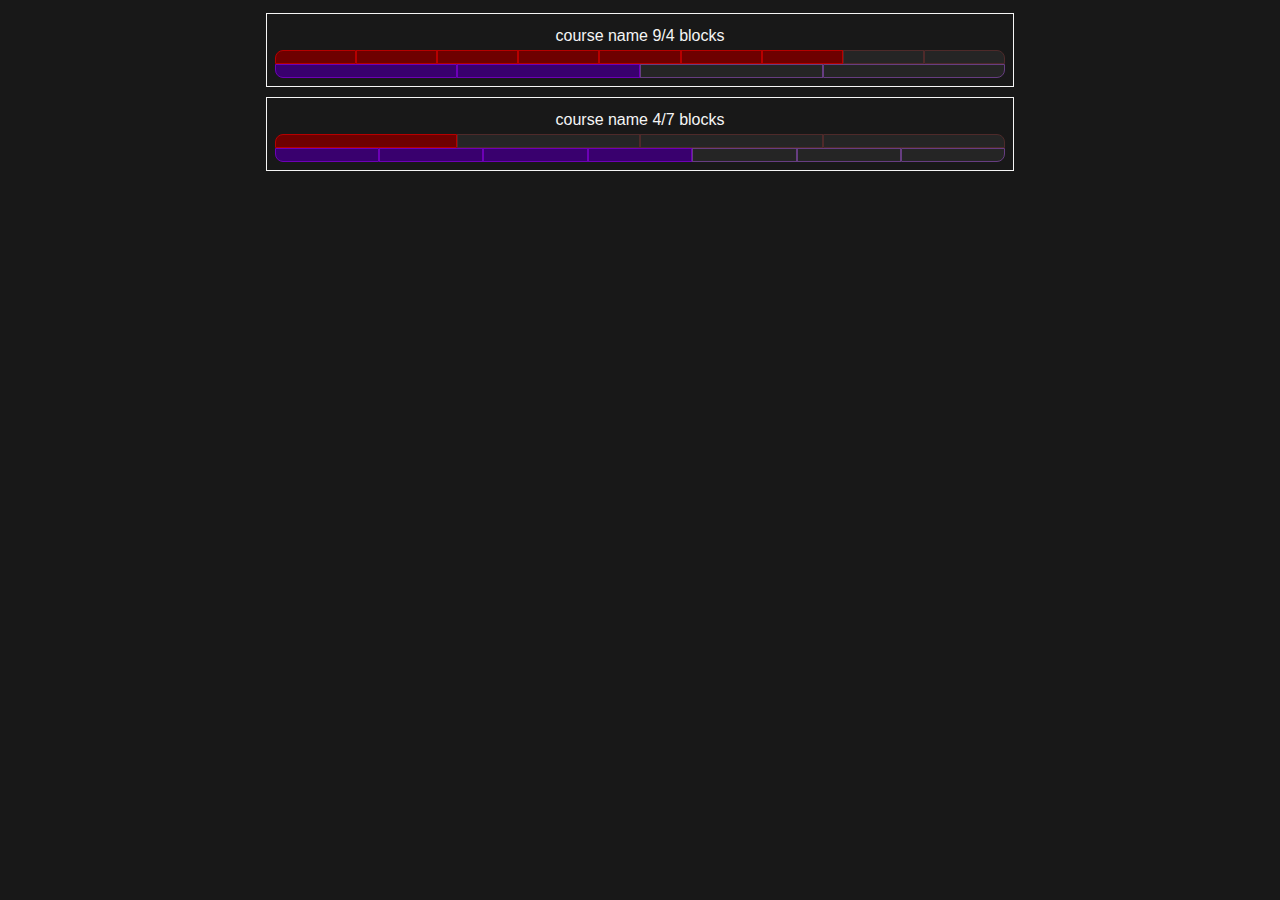
<file: web-coursetracker/index.html>
<html>

<head>
    <title>course tracker test</title>
    <link rel="stylesheet" href="styles.css">
</head>

<body>
    <main>
        <div class="course-container">
            <div class="course-info">
                course name 9/4 blocks
            </div>
            
            <div class="course-progress">
                <div class="lectures-progress">
                    <div class="course-block course-block-start course-block-done"></div>
                    <div class="course-block course-block-done"></div>
                    <div class="course-block course-block-done"></div>
                    <div class="course-block course-block-done"></div>
                    <div class="course-block course-block-done"></div>
                    <div class="course-block course-block-done"></div>
                    <div class="course-block course-block-done"></div>
                    <div class="course-block"></div>
                    <div class="course-block course-block-end"></div>
                </div>

                <div class="work-progress">
                    <div class="work-block work-block-start work-block-done"></div>
                    <div class="work-block work-block-done"></div>
                    <div class="work-block"></div>
                    <div class="work-block work-block-end"></div>
                </div>
            </div>
    
        </div>
    
        <div class="course-container">
            <div class="course-info">
                course name 4/7 blocks
            </div>
        
            <div class="course-progress">
                <div class="lectures-progress">
                    <div class="course-block course-block-start course-block-done"></div>
                    <div class="course-block"></div>
                    <div class="course-block"></div>
                    <div class="course-block course-block-end"></div>
                </div>
        
                <div class="work-progress">
                    <div class="work-block work-block-start work-block-done"></div>
                    <div class="work-block work-block-done"></div>
                    <div class="work-block work-block-done"></div>
                    <div class="work-block work-block-done"></div>
                    <div class="work-block"></div>
                    <div class="work-block"></div>
                    <div class="work-block work-block-end"></div>
                </div>
            </div>
        
        </div>
    </main>

</body>


</html>
</file>
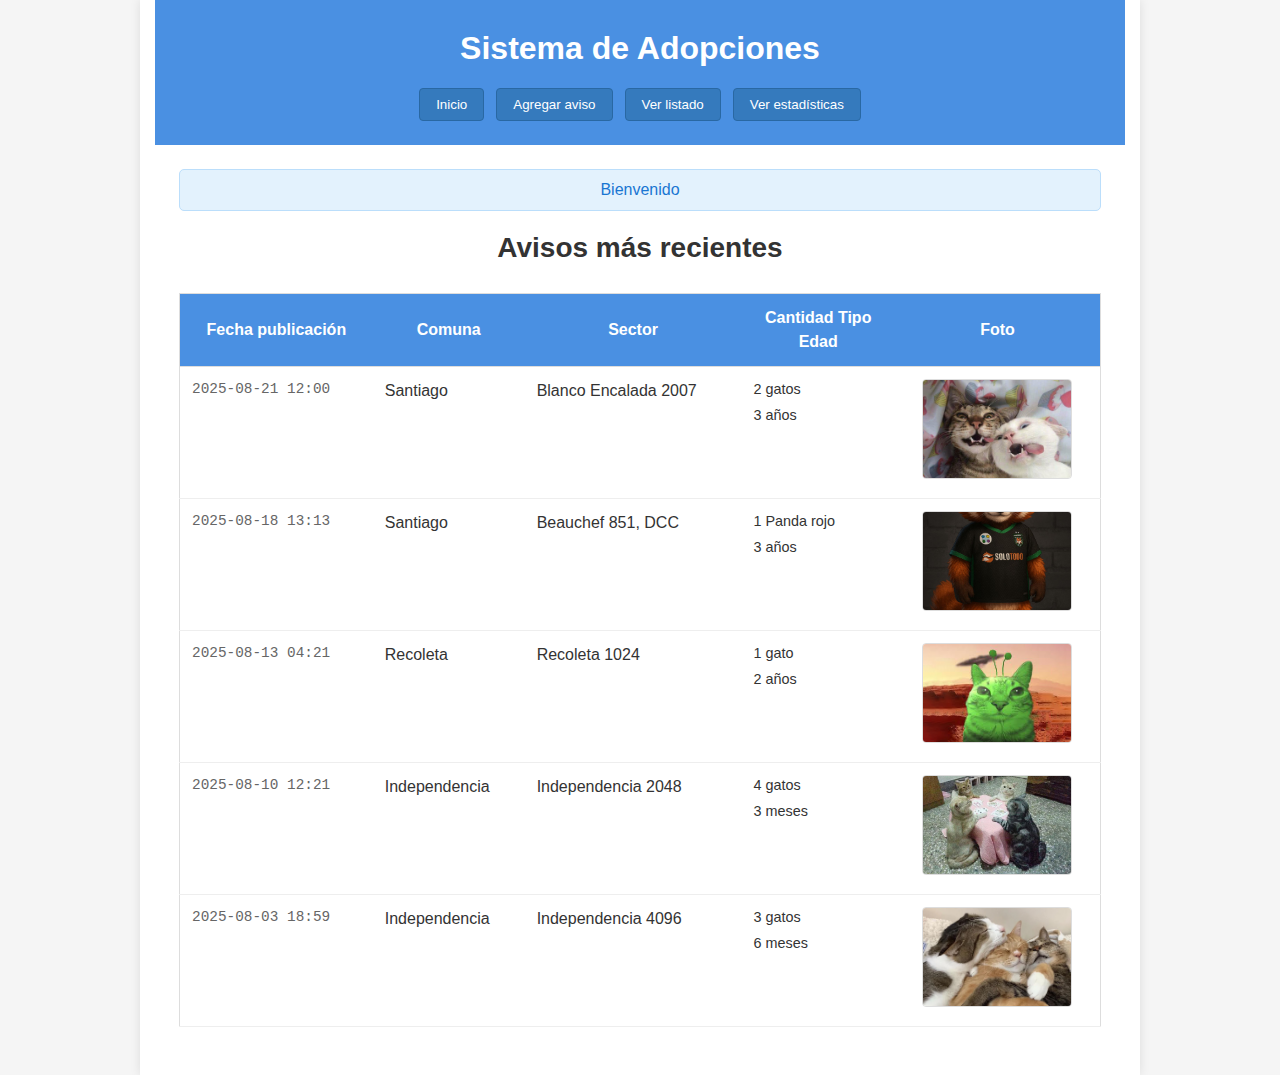
<file: cc5002/tarea1/index.html>
<!DOCTYPE html>
<html lang="es">

<head>
    <meta charset="utf-8">
    <title>Sistema de Adopciones | Portada</title>
    <link rel="stylesheet" href="style/style.css">
</head>

<body>
    <div class="container">
        <!-- Header -->
        <header class="site-header">
            <h1 class="site-title">Sistema de Adopciones</h1>
            
            <nav class="main-nav">
                <button type="button" class="nav-btn" id="btn-nav-inicio">Inicio</button>
                <button type="button" class="nav-btn" id="btn-nav-addpost">Agregar aviso</button>
                <button type="button" class="nav-btn" id="btn-nav-listings">Ver listado</button>
                <button type="button" class="nav-btn" id="btn-nav-statistics">Ver estadísticas</button>
            </nav>
        </header>

        <!-- Contents -->
        <main class="main-content">
            <div class="welcome-section">
                <p class="welcome-text">Bienvenido</p>
            </div>
            
            <h2 class="section-title">Avisos más recientes</h2>

            <table class="data-table recent-posts-table">
                <thead>
                    <tr>
                        <th class="table-header">Fecha publicación</th>
                        <th class="table-header">Comuna</th>
                        <th class="table-header">Sector</th>
                        <th class="table-header">
                            <div>Cantidad Tipo</div>
                            <div>Edad</div>
                        </th>
                        <th class="table-header">Foto</th>
                    </tr>
                </thead>
                <tbody>
                    <tr class="table-row">
                        <td class="table-cell date-cell">2025-08-21 12:00</td>
                        <td class="table-cell">Santiago</td>
                        <td class="table-cell">Blanco Encalada 2007</td>
                        <td class="table-cell pet-info">
                            <div class="pet-quantity">2 gatos</div>
                            <div class="pet-age">3 años</div>
                        </td>
                        <td class="table-cell photo-cell"><img src="images/photos/2cats.jpg" width="200" alt="Imagen del aviso" class="pet-photo"></td>
                    </tr>
                    
                    <tr class="table-row">
                        <td class="table-cell date-cell">2025-08-18 13:13</td>
                        <td class="table-cell">Santiago</td>
                        <td class="table-cell">Beauchef 851, DCC</td>
                        <td class="table-cell pet-info">
                            <div class="pet-quantity">1 Panda rojo</div>
                            <div class="pet-age">3 años</div>
                        </td>
                        <td class="table-cell photo-cell"><img src="images/photos/anakena.jpeg" width="200" alt="Imagen del aviso" class="pet-photo"></td>
                    </tr>
        
                    <tr class="table-row">
                        <td class="table-cell date-cell">2025-08-13 04:21</td>
                        <td class="table-cell">Recoleta</td>
                        <td class="table-cell">Recoleta 1024</td>
                        <td class="table-cell pet-info">
                            <div class="pet-quantity">1 gato</div>
                            <div class="pet-age">2 años</div>
                        </td>
                        <td class="table-cell photo-cell"><img src="images/photos/zazu.jpg" width="200" alt="Imagen del aviso" class="pet-photo"></td>
                    </tr>
        
                    <tr class="table-row">
                        <td class="table-cell date-cell">2025-08-10 12:21</td>
                        <td class="table-cell">Independencia</td>
                        <td class="table-cell">Independencia 2048</td>
                        <td class="table-cell pet-info">
                            <div class="pet-quantity">4 gatos</div>
                            <div class="pet-age">3 meses</div>
                        </td>
                        <td class="table-cell photo-cell"><img src="images/photos/4cats.jpg" width="200" alt="Imagen del aviso" class="pet-photo"></td>
                    </tr>
        
                    <tr class="table-row">
                        <td class="table-cell date-cell">2025-08-03 18:59</td>
                        <td class="table-cell">Independencia</td>
                        <td class="table-cell">Independencia 4096</td>
                        <td class="table-cell pet-info">
                            <div class="pet-quantity">3 gatos</div>
                            <div class="pet-age">6 meses</div>
                        </td>
                        <td class="table-cell photo-cell"><img src="images/photos/3cats.jpg" width="200" alt="Imagen del aviso" class="pet-photo"></td>
                    </tr>
                </tbody>
            </table>
        </main>
    </div>   
    
    <!-- Scripts -->
    <script src="scripts/navigation.js"></script>
</body>

</html>
</file>
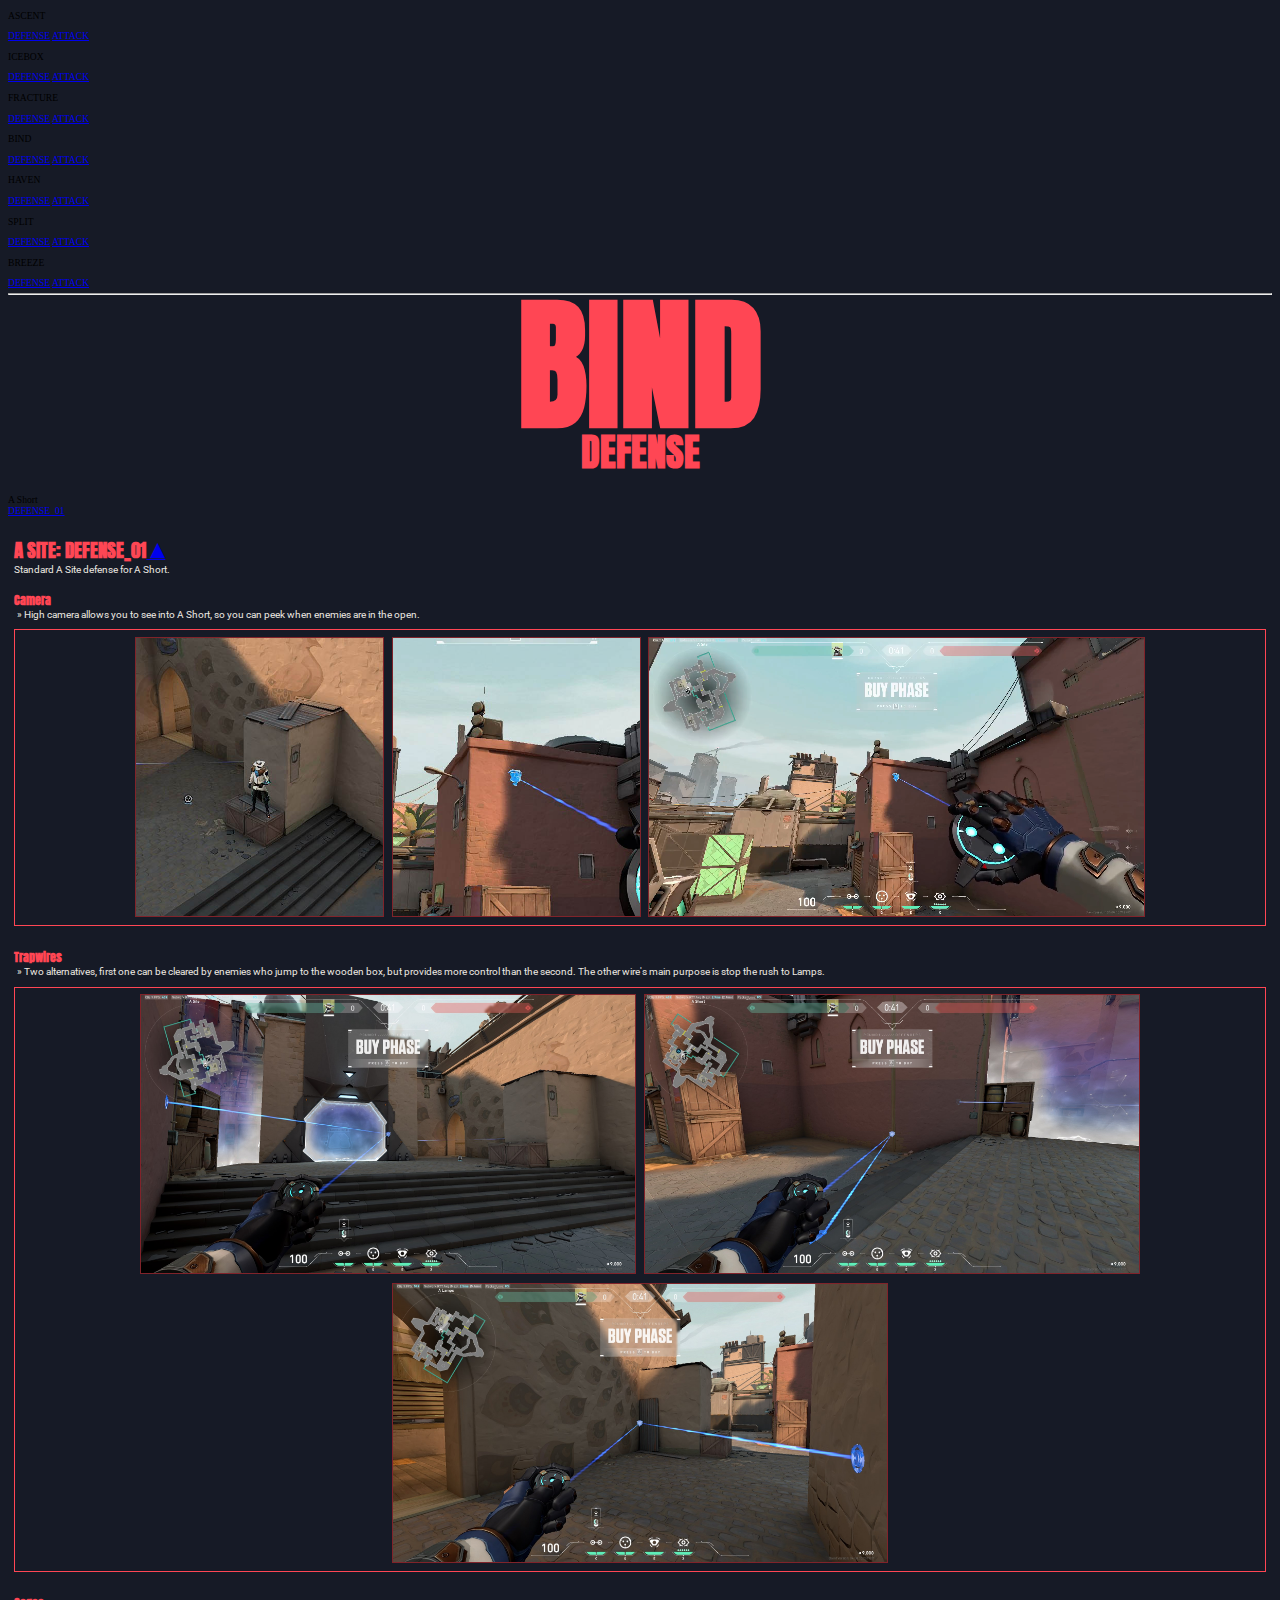
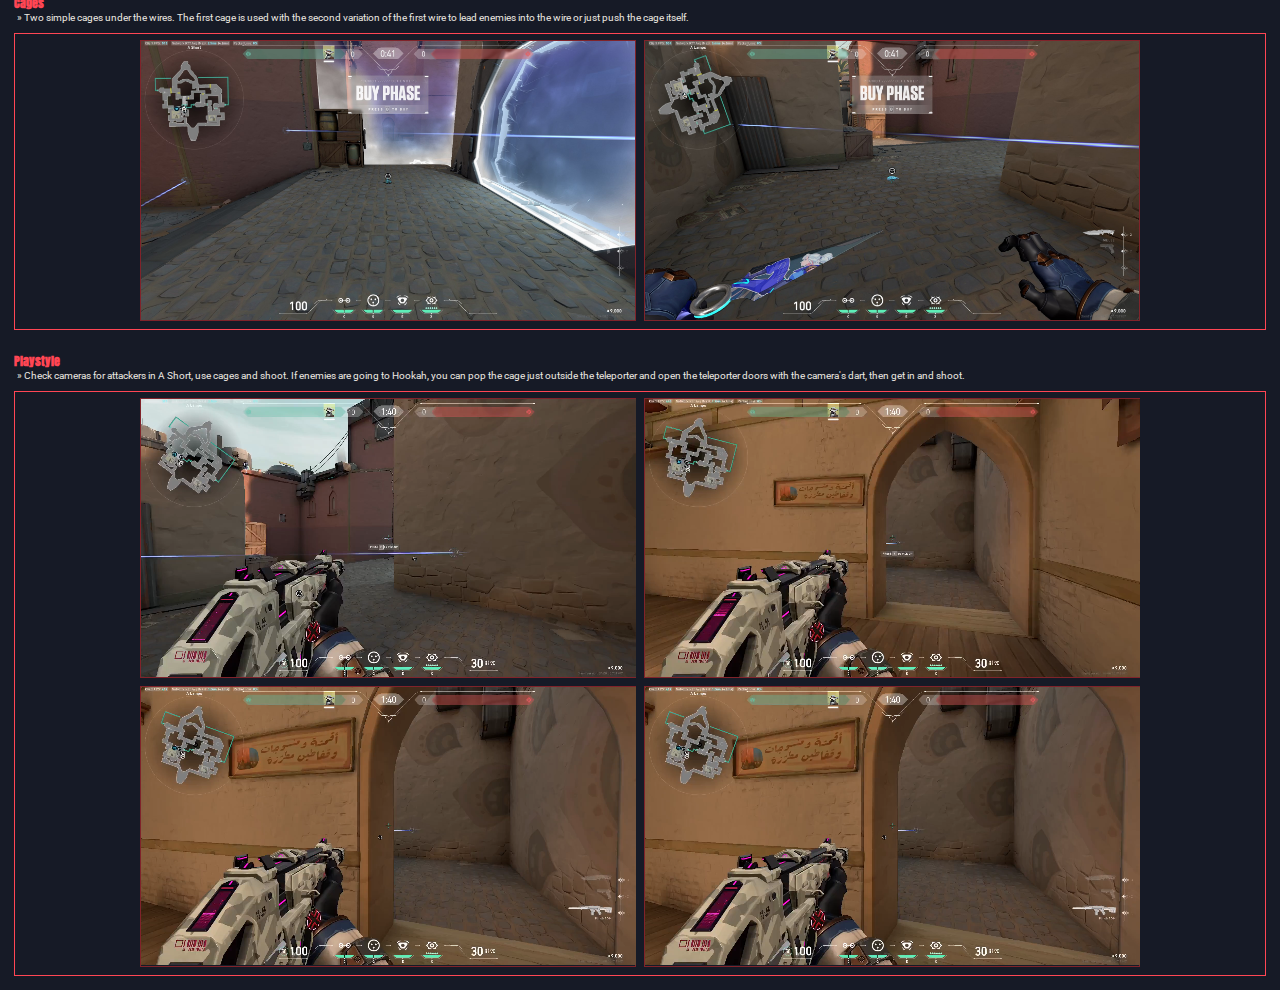
<file: cypher_setups/bind_defense.html>
<!DOCTYPE html>
<html>
    <head>
        <title>Cypher Setups - BIND - Defense</title>
        <link rel="stylesheet" type="text/css" href="common/style.css" />
        <link rel="preconnect" href="https://fonts.googleapis.com" />
        <link rel="preconnect" href="https://fonts.gstatic.com" crossorigin="" />
        <link rel="stylesheet" href="https://fonts.googleapis.com/css2?family=Anton&amp;family=Roboto&amp;display=swap" />
    </head>
    <body>
        <div class="mapNav">
            <div class="mapNavDropdown">
                <p class="mapNavDropdownMapname">ASCENT</p>
                <div class="mapNavDropdownContent">
                    <a href="ascent_defense.html">DEFENSE</a>
                    <a href="ascent_attack.html">ATTACK</a>
                </div>
            </div>
            <div class="mapNavDropdown">
                <p class="mapNavDropdownMapname">ICEBOX</p>
                <div class="mapNavDropdownContent">
                    <a href="icebox_defense.html">DEFENSE</a>
                    <a href="icebox_attack.html">ATTACK</a>
                </div>
            </div>
            <div class="mapNavDropdown">
                <p class="mapNavDropdownMapname">FRACTURE</p>
                <div class="mapNavDropdownContent">
                    <a href="fracture_defense.html">DEFENSE</a>
                    <a href="fracture_attack.html">ATTACK</a>
                </div>
            </div>
            <div class="mapNavDropdown">
                <p class="mapNavDropdownMapname">BIND</p>
                <div class="mapNavDropdownContent">
                    <a href="bind_defense.html">DEFENSE</a>
                    <a href="bind_attack.html">ATTACK</a>
                </div>
            </div>
            <div class="mapNavDropdown">
                <p class="mapNavDropdownMapname">HAVEN</p>
                <div class="mapNavDropdownContent">
                    <a href="haven_defense.html">DEFENSE</a>
                    <a href="haven_attack.html">ATTACK</a>
                </div>
            </div>
            <div class="mapNavDropdown">
                <p class="mapNavDropdownMapname">SPLIT</p>
                <div class="mapNavDropdownContent">
                    <a href="split_defense.html">DEFENSE</a>
                    <a href="split_attack.html">ATTACK</a>
                </div>
            </div>
            <div class="mapNavDropdown">
                <p class="mapNavDropdownMapname">BREEZE</p>
                <div class="mapNavDropdownContent">
                    <a href="breeze_defense.html">DEFENSE</a>
                    <a href="breeze_attack.html">ATTACK</a>
                </div>
            </div>
        </div>
        <hr class="mapNavTitleSeparator" />
        <div class="header">
            <h1 class="mapName">BIND</h1>
            <h2 class="mapsideName">DEFENSE</h2>
        </div>
        <div class="mapSectionNav">
            <div class="mapSection">
                <div class="mapSectionName">A Short</div>
                <div class="mapSectionContent">
                    <a href="#def_a01" class="mapSectionTactic">DEFENSE_01</a>
                </div>
            </div>
        </div>
        <div class="tacticsContainer">
            <div class="tactic" id="def_a01">
                <h3 class="tacticName">A SITE: DEFENSE_01<a href="#" class="tacticNameGoUpButton"> &#9650;</a></h3>
                <p class="tacticDescription">Standard A Site defense for A Short.</p>
                <div class="tacticPiece">
                    <h4 class="tacticPieceName">Camera</h4>
                    <p class="tacticPieceDescription">&#187; High camera allows you to see into A Short, so you can peek when enemies are in the open.</p>
                    <div class="tacticPieceContent">
                        <div class="tacticSubpiece">
                            <img class="elementImage elementContent" src="resources/bind/defense/def_a01/cam_ppos.jpg" style="width: 20%;" />
                            <img class="elementImage elementContent" src="resources/bind/defense/def_a01/cam_lineup.jpg" style="width: 20%;" />
                            <video class="elementVideo elementContent" style="width: 40%;" autoplay="" loop="" muted="">
                                <source src="resources/bind/defense/def_a01/cam_video.mp4" type="video/mp4" />
                            </video>
                        </div>
                    </div>
                </div>
                <div class="tacticPiece">
                    <h4 class="tacticPieceName">Trapwires</h4>
                    <p class="tacticPieceDescription">&#187; Two alternatives, first one can be cleared by enemies who jump to the wooden box, but provides more control than the second.
The other wire's main purpose is stop the rush to Lamps. </p>
                    <div class="tacticPieceContent">
                        <div class="tacticSubpiece">
                            <img class="elementImage elementContent" src="resources/bind/defense/def_a01/wire1_v1.jpg" style="width: 40%;" />
                            <img class="elementImage elementContent" src="resources/bind/defense/def_a01/wire1_v2.jpg" style="width: 40%;" />
                        </div>
                        <div class="tacticSubpiece">
                            <img class="elementImage elementContent" src="resources/bind/defense/def_a01/wire2.jpg" style="width: 40%;" />
                        </div>
                    </div>
                </div>
                <div class="tacticPiece">
                    <h4 class="tacticPieceName">Cages</h4>
                    <p class="tacticPieceDescription">&#187; Two simple cages under the wires. The first cage is used with the second variation of the first wire to lead enemies into the wire or just push the cage itself.</p>
                    <div class="tacticPieceContent">
                        <div class="tacticSubpiece">
                            <img class="elementImage elementContent" src="resources/bind/defense/def_a01/cage1.jpg" style="width: 40%;" />
                            <img class="elementImage elementContent" src="resources/bind/defense/def_a01/cage2.jpg" style="width: 40%;" />
                        </div>
                    </div>
                </div>
                <div class="tacticPiece">
                    <h4 class="tacticPieceName">Playstyle</h4>
                    <p class="tacticPieceDescription">&#187; Check cameras for attackers in A Short, use cages and shoot.
If enemies are going to Hookah, you can pop the cage just outside the teleporter and open the teleporter doors with the camera's dart, then get in and shoot.</p>
                    <div class="tacticPieceContent">
                        <div class="tacticSubpiece">
                            <video class="elementVideo elementContent" style="width: 40%;" autoplay="" loop="" muted="">
                                <source src="resources/bind/defense/def_a01/play1_v1.mp4" type="video/mp4" />
                            </video>
                            <video class="elementVideo elementContent" style="width: 40%;" autoplay="" loop="" muted="">
                                <source src="resources/bind/defense/def_a01/play2.mp4" type="video/mp4" />
                            </video>
                        </div>
                        <div class="tacticSubpiece">
                            <video class="elementVideo elementContent" style="width: 40%;" autoplay="" loop="" muted="">
                                <source src="resources/bind/defense/def_a01/play1_v2.mp4" type="video/mp4" />
                            </video>
                            <video class="elementVideo elementContent" style="width: 40%;" autoplay="" loop="" muted="">
                                <source src="resources/bind/defense/def_a01/play1_v2.mp4" type="video/mp4" />
                            </video>
                        </div>
                    </div>
                </div>
            </div>
        </div>
    </body>
</html>
</file>
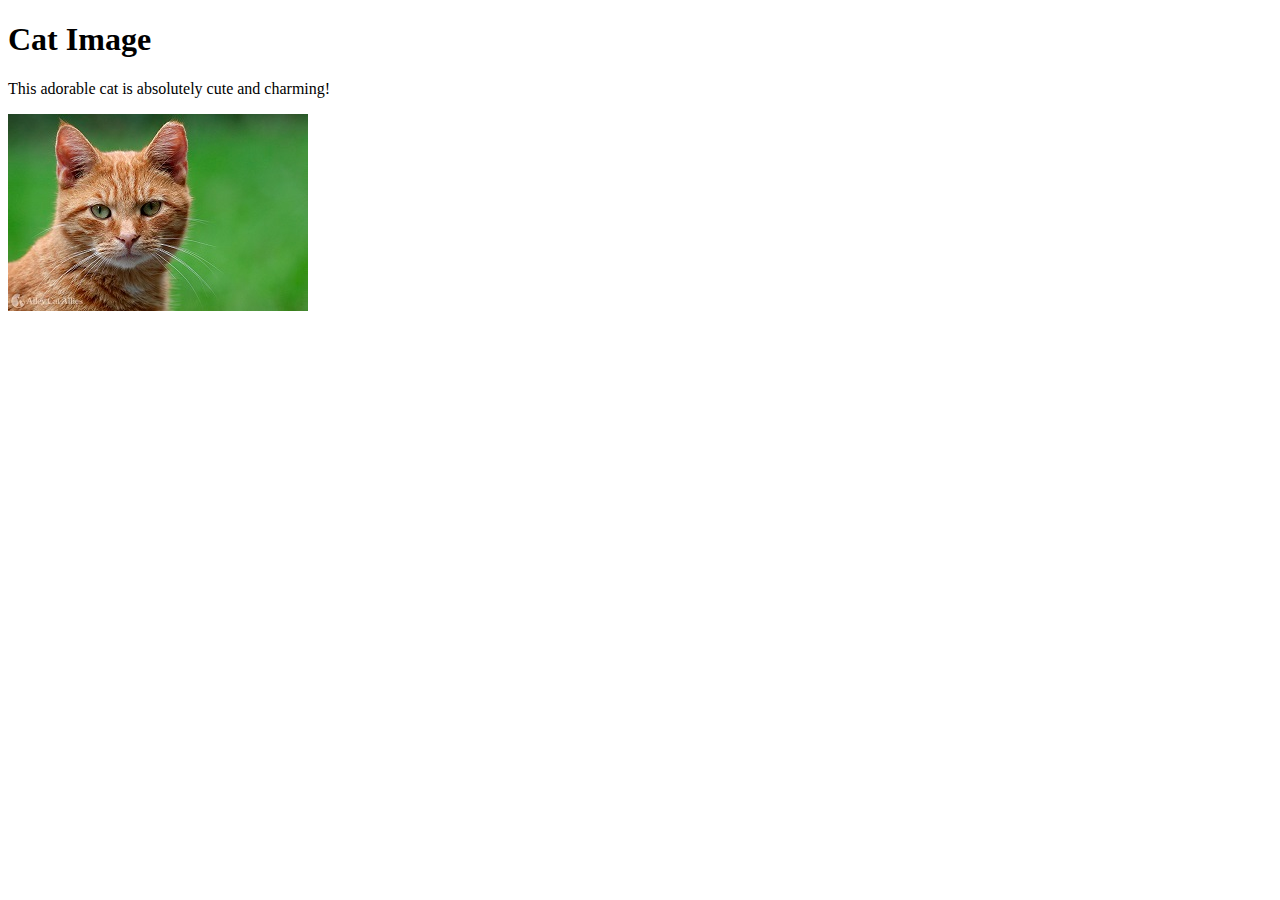
<file: http_tests/image.html>
<!DOCTYPE html>
<html lang="en">
<head>
    <meta charset="UTF-8">
    <title>Cat Image</title>
</head>
<body>
    <h1>Cat Image</h1>
    <p>This adorable cat is absolutely cute and charming!</p>
    <img src="./cat.jpg" alt="A cute cat image">
</body>
</html>
</file>
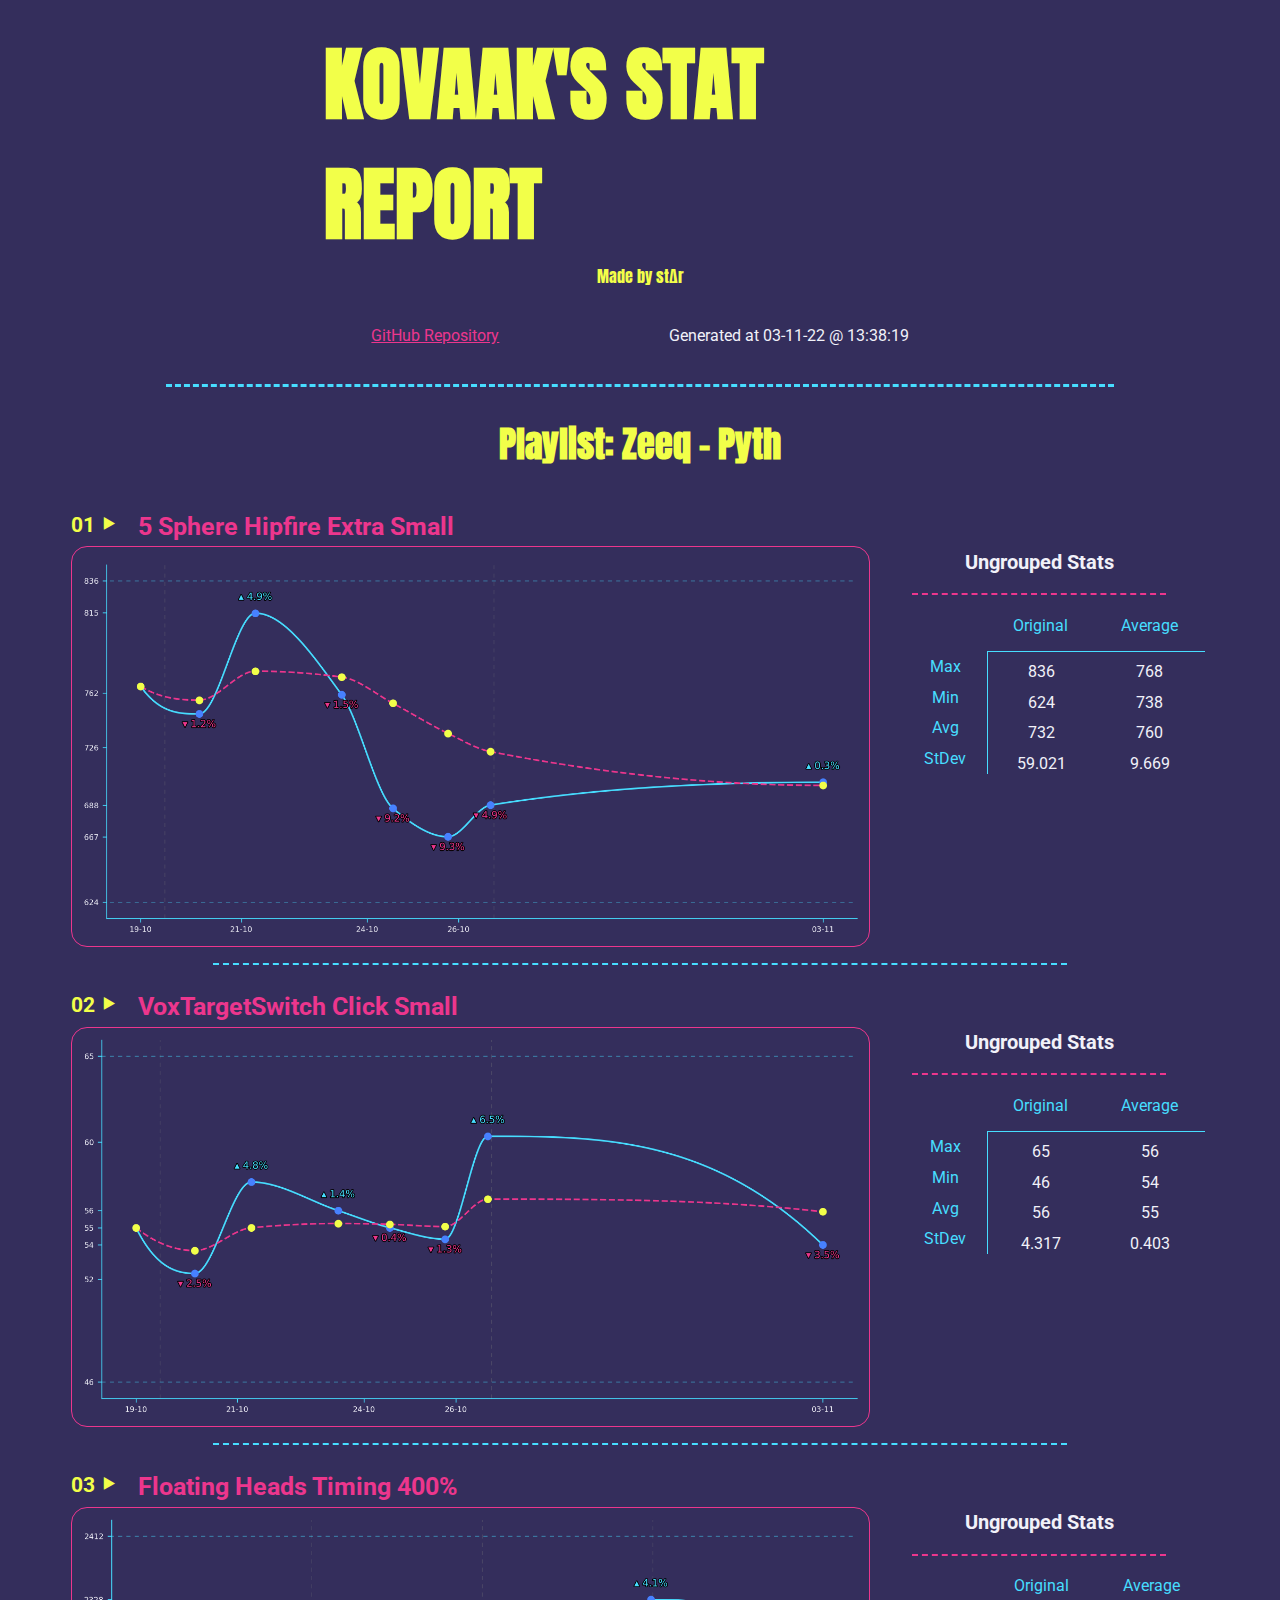
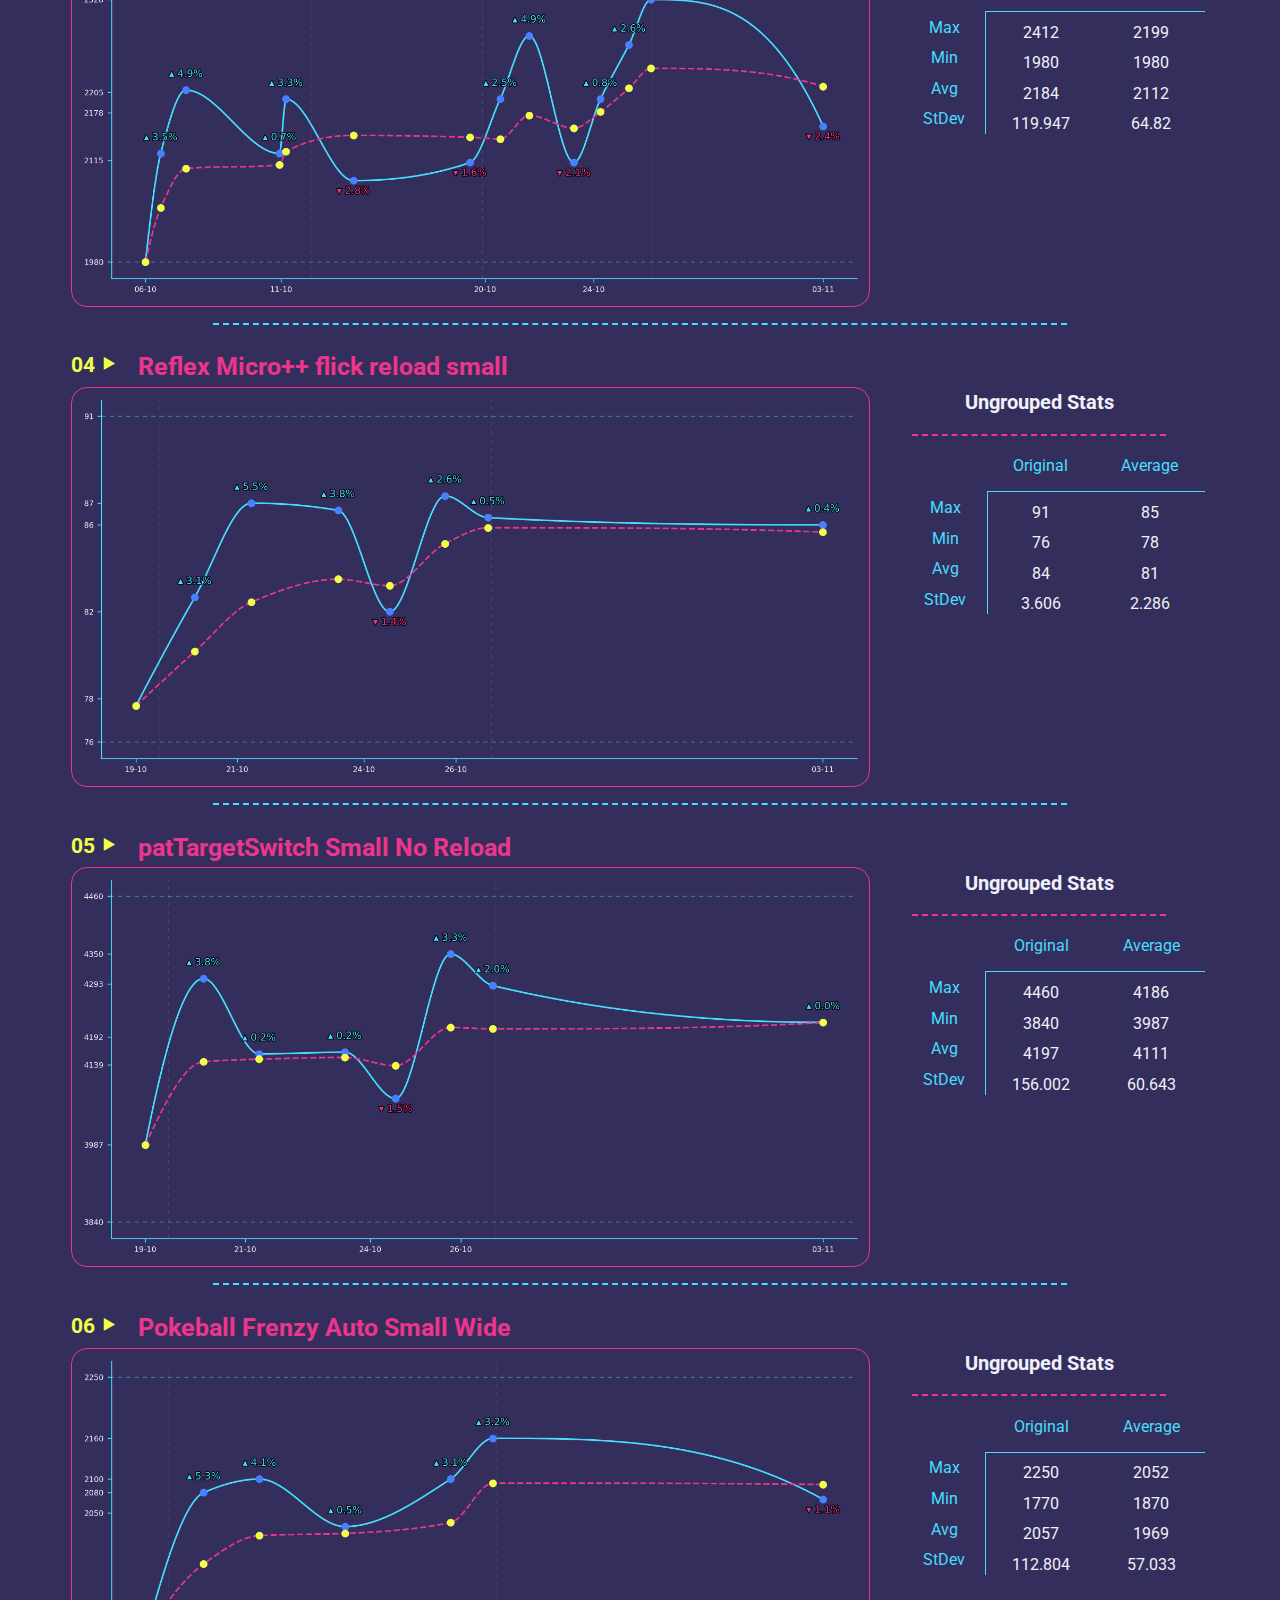
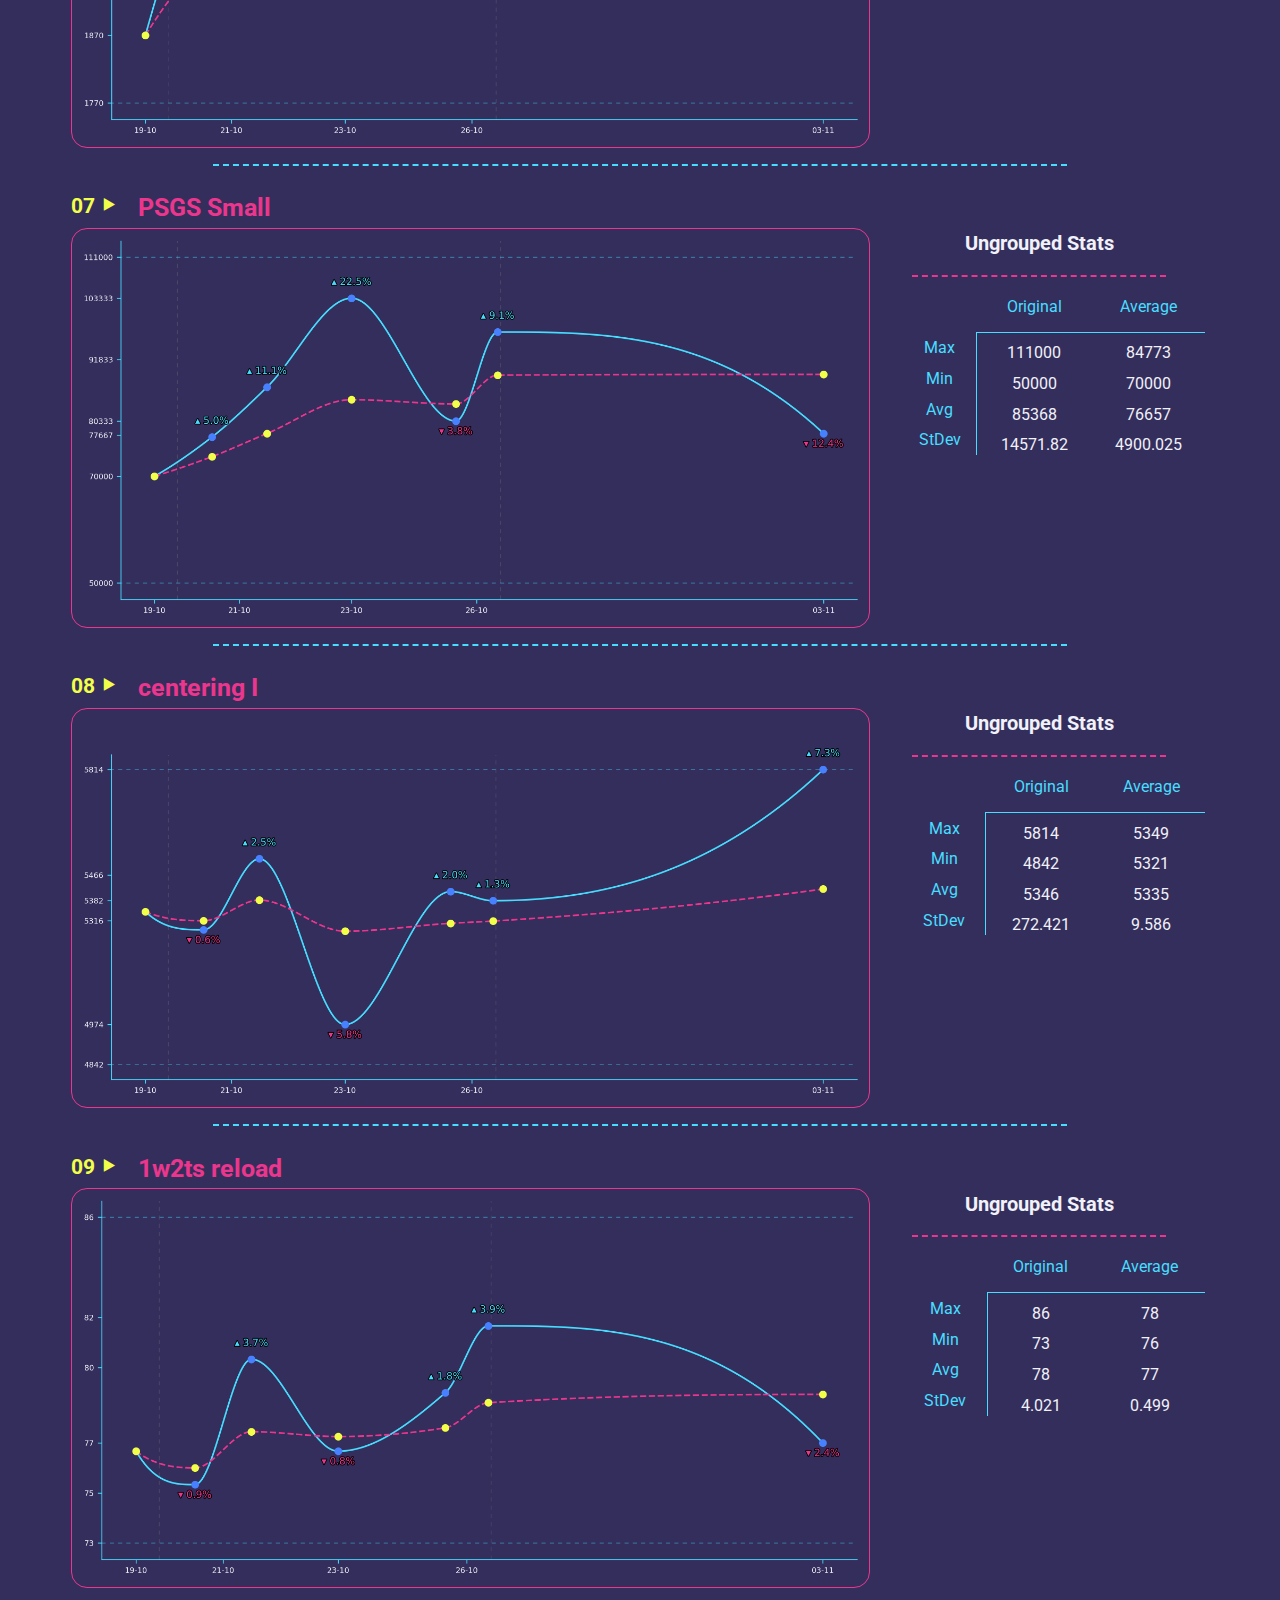
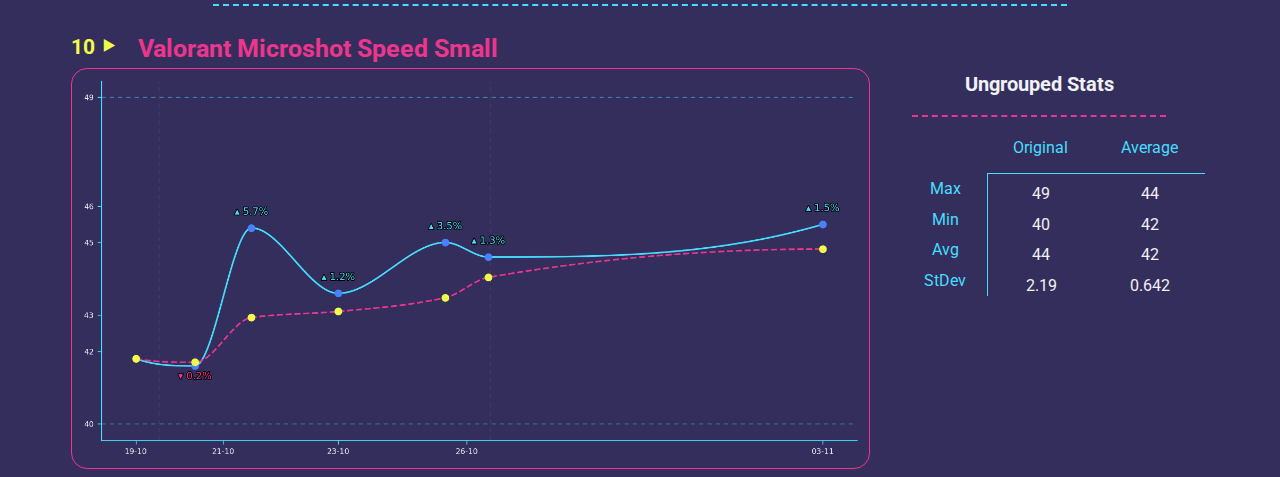
<file: KSV_report_2022-11-03_13_38_19.105140/KSV_report.html>
<!DOCTYPE html><html><head><title>KovaaK's Stat Report</title><link rel="stylesheet" href=".\report_resources\style.css" /></head><body><div class="header"><div class="top"><h1 class="title">KOVAAK'S STAT REPORT</h1><p class="author">Made by stΔr</p></div><div class="bottom"><a class="link-homepage" href="https://github.com/drizak/kovaaks-stats-visualizer" target="_blank">GitHub Repository</a><p class="timestamp">Generated at 03-11-22 @ 13:38:19</p></div></div><hr class="main-sep" /><div class="content"><h2 class="playlist-name">Playlist: Zeeq - Pyth</h2><div class="scenario"><div class="title"><p class="icon">01 ⯈</p><h3 class="name">5 Sphere Hipfire Extra Small</h3></div><div class="content"><img src=".\report_resources\5 Sphere Hipfire Extra Small.png" class="graph" /><div class="data"><h4 class="title">Ungrouped Stats</h4><hr class="data-sep" /><table class="datatable"><tbody><tr class="row1"><td></td><td class="bottomborder">Original</td><td class="bottomborder">Average</td></tr><tr class="row2"><td class="category rightborder">Max</td><td class="value">836</td><td class="value">768</td></tr><tr class="row3"><td class="category rightborder">Min</td><td class="value">624</td><td class="value">738</td></tr><tr class="row4"><td class="category rightborder">Avg</td><td class="value">732</td><td class="value">760</td></tr><tr class="row5"><td class="category rightborder">StDev</td><td class="value">59.021</td><td class="value">9.669</td></tr></tbody></table></div></div></div><hr class="scenario-sep" /><div class="scenario"><div class="title"><p class="icon">02 ⯈</p><h3 class="name">VoxTargetSwitch Click Small</h3></div><div class="content"><img src=".\report_resources\VoxTargetSwitch Click Small.png" class="graph" /><div class="data"><h4 class="title">Ungrouped Stats</h4><hr class="data-sep" /><table class="datatable"><tbody><tr class="row1"><td></td><td class="bottomborder">Original</td><td class="bottomborder">Average</td></tr><tr class="row2"><td class="category rightborder">Max</td><td class="value">65</td><td class="value">56</td></tr><tr class="row3"><td class="category rightborder">Min</td><td class="value">46</td><td class="value">54</td></tr><tr class="row4"><td class="category rightborder">Avg</td><td class="value">56</td><td class="value">55</td></tr><tr class="row5"><td class="category rightborder">StDev</td><td class="value">4.317</td><td class="value">0.403</td></tr></tbody></table></div></div></div><hr class="scenario-sep" /><div class="scenario"><div class="title"><p class="icon">03 ⯈</p><h3 class="name">Floating Heads Timing 400%</h3></div><div class="content"><img src=".\report_resources\Floating Heads Timing 400%.png" class="graph" /><div class="data"><h4 class="title">Ungrouped Stats</h4><hr class="data-sep" /><table class="datatable"><tbody><tr class="row1"><td></td><td class="bottomborder">Original</td><td class="bottomborder">Average</td></tr><tr class="row2"><td class="category rightborder">Max</td><td class="value">2412</td><td class="value">2199</td></tr><tr class="row3"><td class="category rightborder">Min</td><td class="value">1980</td><td class="value">1980</td></tr><tr class="row4"><td class="category rightborder">Avg</td><td class="value">2184</td><td class="value">2112</td></tr><tr class="row5"><td class="category rightborder">StDev</td><td class="value">119.947</td><td class="value">64.82</td></tr></tbody></table></div></div></div><hr class="scenario-sep" /><div class="scenario"><div class="title"><p class="icon">04 ⯈</p><h3 class="name">Reflex Micro++ flick reload small</h3></div><div class="content"><img src=".\report_resources\Reflex Micro++ flick reload small.png" class="graph" /><div class="data"><h4 class="title">Ungrouped Stats</h4><hr class="data-sep" /><table class="datatable"><tbody><tr class="row1"><td></td><td class="bottomborder">Original</td><td class="bottomborder">Average</td></tr><tr class="row2"><td class="category rightborder">Max</td><td class="value">91</td><td class="value">85</td></tr><tr class="row3"><td class="category rightborder">Min</td><td class="value">76</td><td class="value">78</td></tr><tr class="row4"><td class="category rightborder">Avg</td><td class="value">84</td><td class="value">81</td></tr><tr class="row5"><td class="category rightborder">StDev</td><td class="value">3.606</td><td class="value">2.286</td></tr></tbody></table></div></div></div><hr class="scenario-sep" /><div class="scenario"><div class="title"><p class="icon">05 ⯈</p><h3 class="name">patTargetSwitch Small No Reload</h3></div><div class="content"><img src=".\report_resources\patTargetSwitch Small No Reload.png" class="graph" /><div class="data"><h4 class="title">Ungrouped Stats</h4><hr class="data-sep" /><table class="datatable"><tbody><tr class="row1"><td></td><td class="bottomborder">Original</td><td class="bottomborder">Average</td></tr><tr class="row2"><td class="category rightborder">Max</td><td class="value">4460</td><td class="value">4186</td></tr><tr class="row3"><td class="category rightborder">Min</td><td class="value">3840</td><td class="value">3987</td></tr><tr class="row4"><td class="category rightborder">Avg</td><td class="value">4197</td><td class="value">4111</td></tr><tr class="row5"><td class="category rightborder">StDev</td><td class="value">156.002</td><td class="value">60.643</td></tr></tbody></table></div></div></div><hr class="scenario-sep" /><div class="scenario"><div class="title"><p class="icon">06 ⯈</p><h3 class="name">Pokeball Frenzy Auto Small Wide</h3></div><div class="content"><img src=".\report_resources\Pokeball Frenzy Auto Small Wide.png" class="graph" /><div class="data"><h4 class="title">Ungrouped Stats</h4><hr class="data-sep" /><table class="datatable"><tbody><tr class="row1"><td></td><td class="bottomborder">Original</td><td class="bottomborder">Average</td></tr><tr class="row2"><td class="category rightborder">Max</td><td class="value">2250</td><td class="value">2052</td></tr><tr class="row3"><td class="category rightborder">Min</td><td class="value">1770</td><td class="value">1870</td></tr><tr class="row4"><td class="category rightborder">Avg</td><td class="value">2057</td><td class="value">1969</td></tr><tr class="row5"><td class="category rightborder">StDev</td><td class="value">112.804</td><td class="value">57.033</td></tr></tbody></table></div></div></div><hr class="scenario-sep" /><div class="scenario"><div class="title"><p class="icon">07 ⯈</p><h3 class="name">PSGS Small</h3></div><div class="content"><img src=".\report_resources\PSGS Small.png" class="graph" /><div class="data"><h4 class="title">Ungrouped Stats</h4><hr class="data-sep" /><table class="datatable"><tbody><tr class="row1"><td></td><td class="bottomborder">Original</td><td class="bottomborder">Average</td></tr><tr class="row2"><td class="category rightborder">Max</td><td class="value">111000</td><td class="value">84773</td></tr><tr class="row3"><td class="category rightborder">Min</td><td class="value">50000</td><td class="value">70000</td></tr><tr class="row4"><td class="category rightborder">Avg</td><td class="value">85368</td><td class="value">76657</td></tr><tr class="row5"><td class="category rightborder">StDev</td><td class="value">14571.82</td><td class="value">4900.025</td></tr></tbody></table></div></div></div><hr class="scenario-sep" /><div class="scenario"><div class="title"><p class="icon">08 ⯈</p><h3 class="name">centering I</h3></div><div class="content"><img src=".\report_resources\centering I.png" class="graph" /><div class="data"><h4 class="title">Ungrouped Stats</h4><hr class="data-sep" /><table class="datatable"><tbody><tr class="row1"><td></td><td class="bottomborder">Original</td><td class="bottomborder">Average</td></tr><tr class="row2"><td class="category rightborder">Max</td><td class="value">5814</td><td class="value">5349</td></tr><tr class="row3"><td class="category rightborder">Min</td><td class="value">4842</td><td class="value">5321</td></tr><tr class="row4"><td class="category rightborder">Avg</td><td class="value">5346</td><td class="value">5335</td></tr><tr class="row5"><td class="category rightborder">StDev</td><td class="value">272.421</td><td class="value">9.586</td></tr></tbody></table></div></div></div><hr class="scenario-sep" /><div class="scenario"><div class="title"><p class="icon">09 ⯈</p><h3 class="name">1w2ts reload</h3></div><div class="content"><img src=".\report_resources\1w2ts reload.png" class="graph" /><div class="data"><h4 class="title">Ungrouped Stats</h4><hr class="data-sep" /><table class="datatable"><tbody><tr class="row1"><td></td><td class="bottomborder">Original</td><td class="bottomborder">Average</td></tr><tr class="row2"><td class="category rightborder">Max</td><td class="value">86</td><td class="value">78</td></tr><tr class="row3"><td class="category rightborder">Min</td><td class="value">73</td><td class="value">76</td></tr><tr class="row4"><td class="category rightborder">Avg</td><td class="value">78</td><td class="value">77</td></tr><tr class="row5"><td class="category rightborder">StDev</td><td class="value">4.021</td><td class="value">0.499</td></tr></tbody></table></div></div></div><hr class="scenario-sep" /><div class="scenario"><div class="title"><p class="icon">10 ⯈</p><h3 class="name">Valorant Microshot Speed Small</h3></div><div class="content"><img src=".\report_resources\Valorant Microshot Speed Small.png" class="graph" /><div class="data"><h4 class="title">Ungrouped Stats</h4><hr class="data-sep" /><table class="datatable"><tbody><tr class="row1"><td></td><td class="bottomborder">Original</td><td class="bottomborder">Average</td></tr><tr class="row2"><td class="category rightborder">Max</td><td class="value">49</td><td class="value">44</td></tr><tr class="row3"><td class="category rightborder">Min</td><td class="value">40</td><td class="value">42</td></tr><tr class="row4"><td class="category rightborder">Avg</td><td class="value">44</td><td class="value">42</td></tr><tr class="row5"><td class="category rightborder">StDev</td><td class="value">2.19</td><td class="value">0.642</td></tr></tbody></table></div></div></div></div></body></html>
</file>
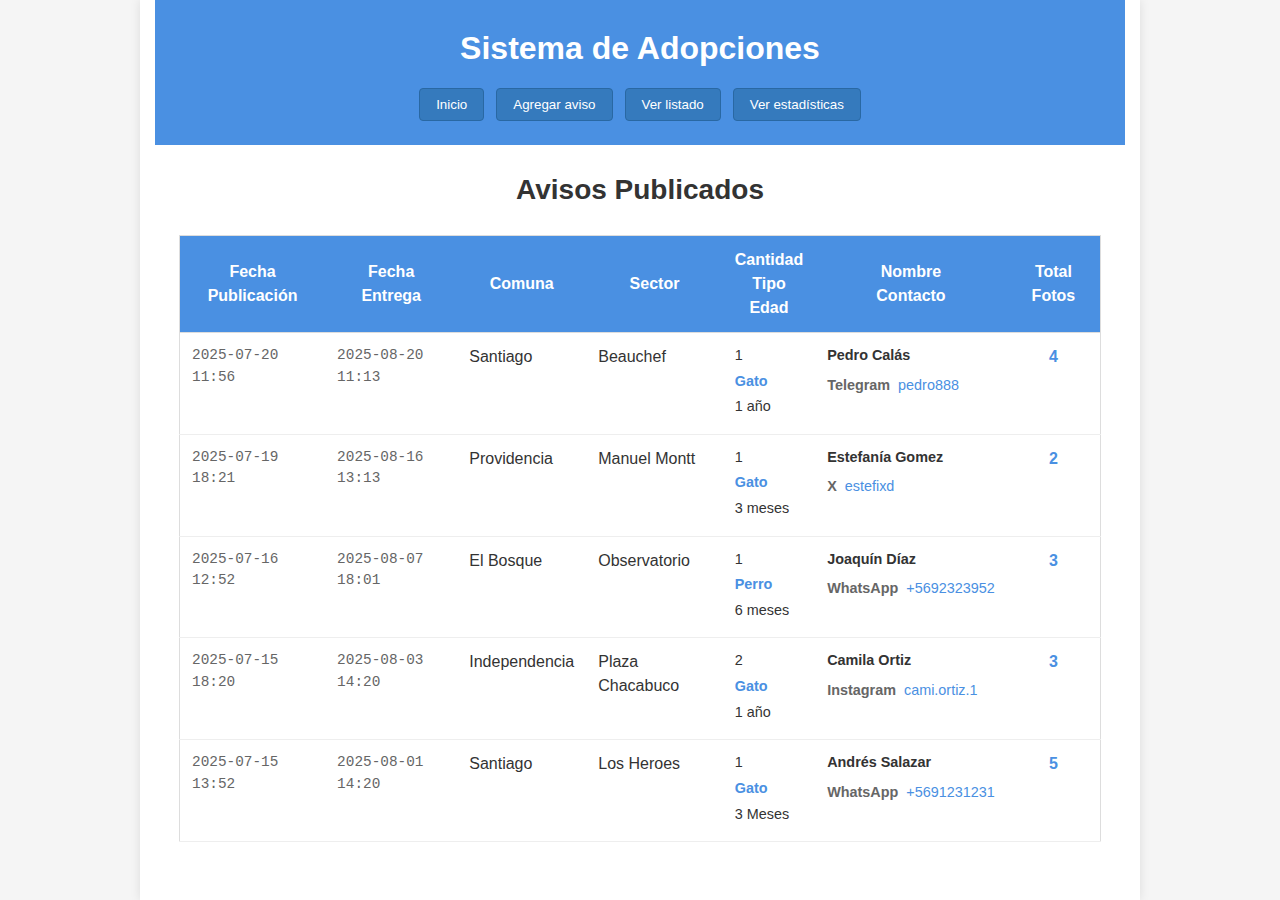
<file: cc5002/tarea1/listings.html>
<!DOCTYPE html>
<html lang="es">

<head>
    <meta charset="utf-8">
    <title>Sistema de Adopciones | Avisos Publicados</title>
    <link rel="stylesheet" href="style/style.css">
</head>

<body>
    <div class="container">
        <!-- Header -->
        <header class="site-header">
            <h1 class="site-title">Sistema de Adopciones</h1>
            
            <nav class="main-nav">
                <button type="button" class="nav-btn" id="btn-nav-inicio">Inicio</button>
                <button type="button" class="nav-btn" id="btn-nav-addpost">Agregar aviso</button>
                <button type="button" class="nav-btn" id="btn-nav-listings">Ver listado</button>
                <button type="button" class="nav-btn" id="btn-nav-statistics">Ver estadísticas</button>
            </nav>
        </header>

        <!-- Contents -->
        <main class="main-content">
            <h2 class="section-title">Avisos Publicados</h2>

            <!-- Location data -->
            <table class="data-table listings-table">
                <thead>
                    <tr>
                        <th class="table-header">Fecha Publicación</th>
                        <th class="table-header">Fecha Entrega</th>
                        <th class="table-header">Comuna</th>
                        <th class="table-header">Sector</th>
                        <th class="table-header">
                            <div>Cantidad</div>
                            <div>Tipo</div>
                            <div>Edad</div>
                        </th>
                        <th class="table-header">
                            <div>Nombre</div>
                            <div>Contacto</div>
                        </th>
                        <th class="table-header">Total Fotos</th>
                    </tr>
                </thead>
                <tbody>
                <tbody>

                <tr class="table-row">
                    <td class="table-cell date-cell">2025-07-20 11:56</td>
                    <td class="table-cell date-cell">2025-08-20 11:13</td>
                    <td class="table-cell">Santiago</td>
                    <td class="table-cell">Beauchef</td>
                    <td class="table-cell pet-info">
                        <div class="pet-quantity">1</div>
                        <div class="pet-type">Gato</div>
                        <div class="pet-age">1 año</div>
                    </td>
                    <td class="table-cell contact-info">
                        <div class="contact-name">Pedro Calás</div>
                
                        <div class="contact-method">
                            <div class="contact-type">Telegram</div>
                            <div class="contact-value">pedro888</div>
                        </div>
                    </td>
                    <td class="table-cell photo-count">4</td>
                </tr>

                <tr class="table-row">
                    <td class="table-cell date-cell">2025-07-19 18:21</td>
                    <td class="table-cell date-cell">2025-08-16 13:13</td>
                    <td class="table-cell">Providencia</td>
                    <td class="table-cell">Manuel Montt</td>
                    <td class="table-cell pet-info">
                        <div class="pet-quantity">1</div>
                        <div class="pet-type">Gato</div>
                        <div class="pet-age">3 meses</div>
                    </td>
                    <td class="table-cell contact-info">
                        <div class="contact-name">Estefanía Gomez</div>
                
                        <div class="contact-method">
                            <div class="contact-type">X</div>
                            <div class="contact-value">estefixd</div>
                        </div>
                    </td>
                    <td class="table-cell photo-count">2</td>
                </tr>

                <tr class="table-row">
                    <td class="table-cell date-cell">2025-07-16 12:52</td>
                    <td class="table-cell date-cell">2025-08-07 18:01</td>
                    <td class="table-cell">El Bosque</td>
                    <td class="table-cell">Observatorio</td>
                    <td class="table-cell pet-info">
                        <div class="pet-quantity">1</div>
                        <div class="pet-type">Perro</div>
                        <div class="pet-age">6 meses</div>
                    </td>
                    <td class="table-cell contact-info">
                        <div class="contact-name">Joaquín Díaz</div>
                
                        <div class="contact-method">
                            <div class="contact-type">WhatsApp</div>
                            <div class="contact-value">+5692323952</div>
                        </div>
                    </td>
                    <td class="table-cell photo-count">3</td>
                </tr>

                <tr class="table-row">
                    <td class="table-cell date-cell">2025-07-15 18:20</td>
                    <td class="table-cell date-cell">2025-08-03 14:20</td>
                    <td class="table-cell">Independencia</td>
                    <td class="table-cell">Plaza Chacabuco</td>
                    <td class="table-cell pet-info">
                        <div class="pet-quantity">2</div>
                        <div class="pet-type">Gato</div>
                        <div class="pet-age">1 año</div>
                    </td>
                    <td class="table-cell contact-info">
                        <div class="contact-name">Camila Ortiz</div>
                
                        <div class="contact-method">
                            <div class="contact-type">Instagram</div>
                            <div class="contact-value">cami.ortiz.1</div>
                        </div>
                    </td>
                    <td class="table-cell photo-count">3</td>
                </tr>

                <tr class="table-row">
                    <td class="table-cell date-cell">2025-07-15 13:52</td>
                    <td class="table-cell date-cell">2025-08-01 14:20</td>
                    <td class="table-cell">Santiago</td>
                    <td class="table-cell">Los Heroes</td>
                    <td class="table-cell pet-info">
                        <div class="pet-quantity">1</div>
                        <div class="pet-type">Gato</div>
                        <div class="pet-age">3 Meses</div>
                    </td>
                    <td class="table-cell contact-info">
                        <div class="contact-name">Andrés Salazar</div>
                
                        <div class="contact-method">
                            <div class="contact-type">WhatsApp</div>
                            <div class="contact-value">+5691231231</div>
                        </div>
                    </td>
                    <td class="table-cell photo-count">5</td>
                </tr>
                </tbody>
            </table>
        </main>
    </div>

    <!-- Scripts -->
    <script src="scripts/navigation.js"></script>
    <script src="scripts/listings-handler.js"></script>
</body>

</html>
</file>
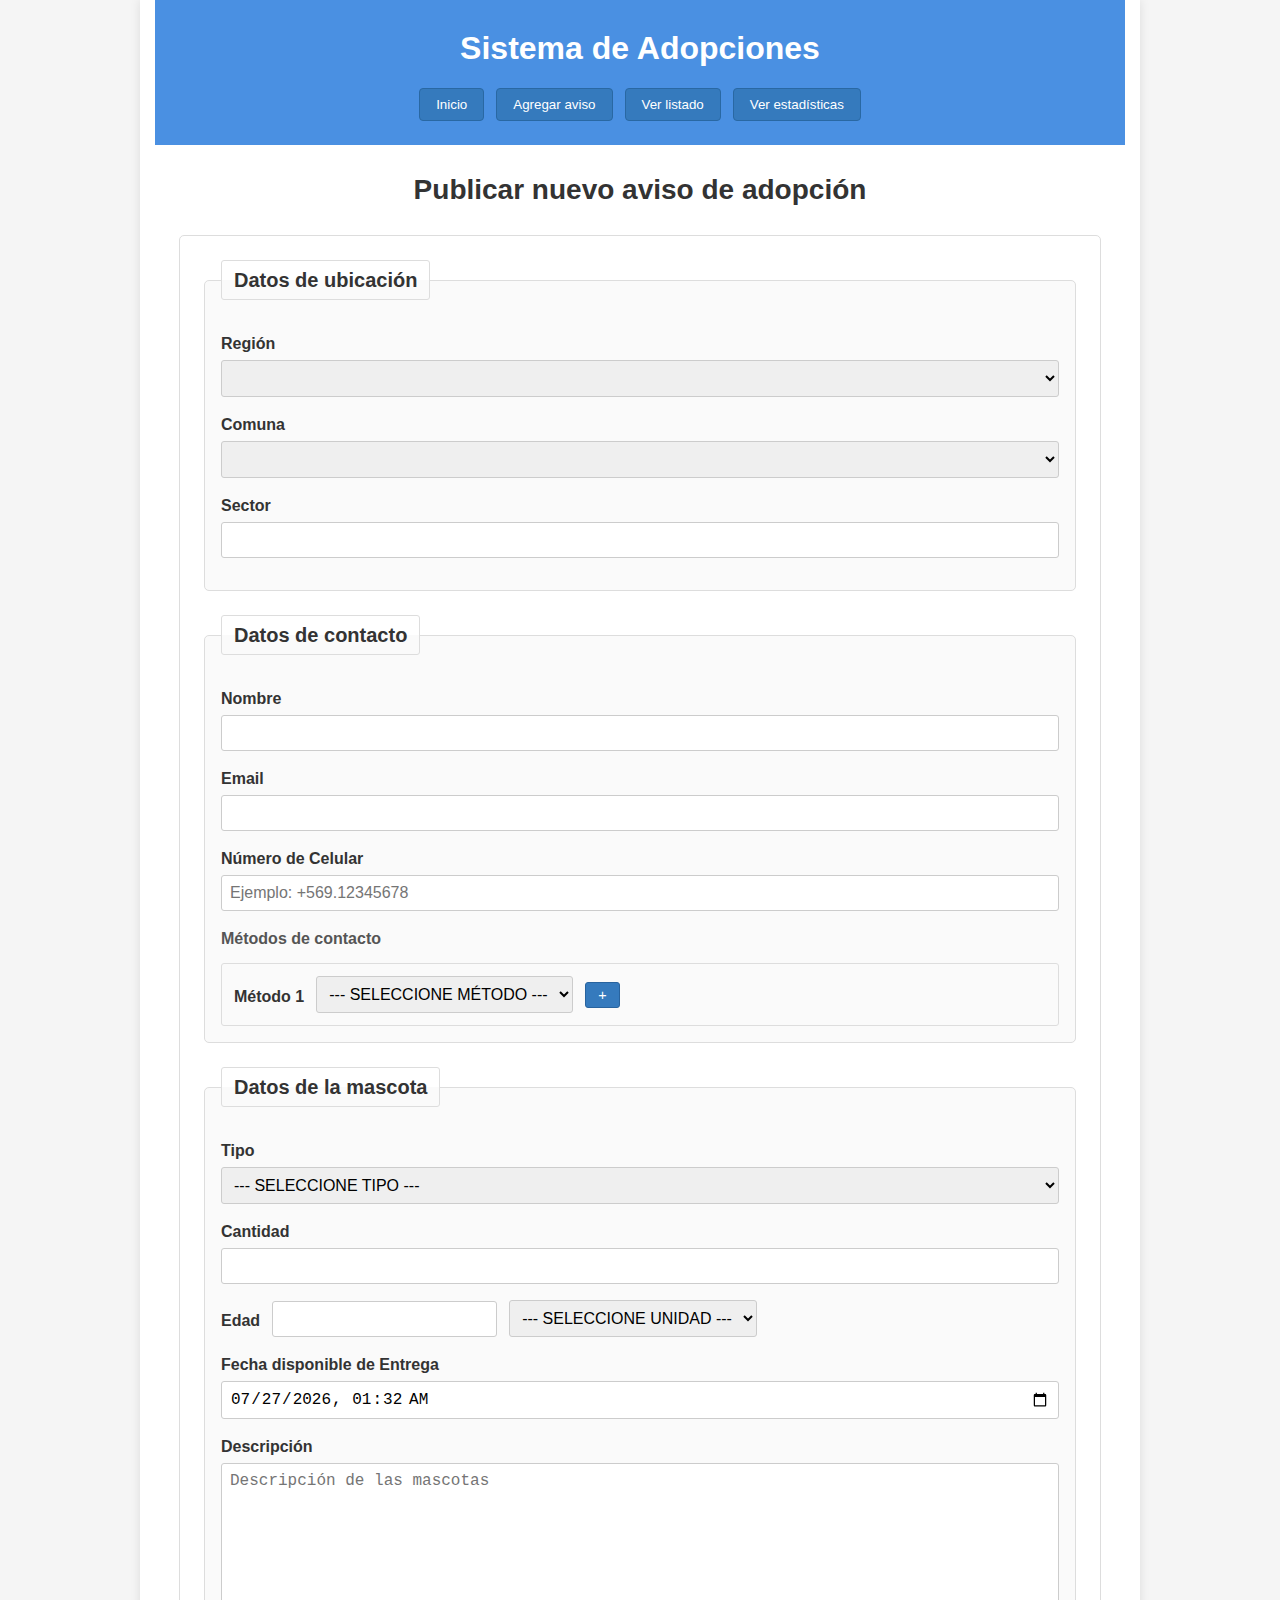
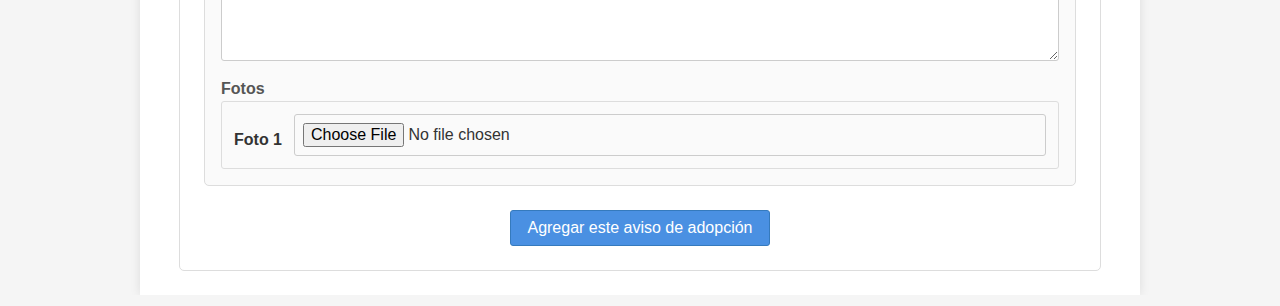
<file: cc5002/tarea1/newpost.html>
<!DOCTYPE html>
<html lang="es">

<head>
    <meta charset="utf-8">
    <title>Sistema de Adopciones | Nuevo Aviso</title>
    <link rel="stylesheet" href="style/style.css">
</head>

<body>
    <div class="container">
        <!-- Header -->
        <header class="site-header">
            <h1 class="site-title">Sistema de Adopciones</h1>
            
            <nav class="main-nav">
                <button type="button" class="nav-btn" id="btn-nav-inicio">Inicio</button>
                <button type="button" class="nav-btn" id="btn-nav-addpost">Agregar aviso</button>
                <button type="button" class="nav-btn" id="btn-nav-listings">Ver listado</button>
                <button type="button" class="nav-btn" id="btn-nav-statistics">Ver estadísticas</button>
            </nav>
        </header>

        <!-- Contents -->
        <main class="main-content">
            <h2 class="section-title">Publicar nuevo aviso de adopción</h2>

            <form id="form-newpost" class="adoption-form">
                <fieldset class="form-section location-section">
                    <legend class="section-heading">Datos de ubicación</legend>
    
                    <div class="form-row">
                        <label class="form-label" for="form-region-select">Región</label>
                        <select class="form-input" id="form-region-select" name="region" required>
                        </select>
                    </div>
    
                    <div class="form-row">
                        <label class="form-label" for="form-commune-select">Comuna</label>
                        <select class="form-input" id="form-commune-select" name="commune" required>
                        </select>
                    </div>
    
                    <div class="form-row">
                        <label class="form-label" for="form-sector-input">Sector</label>
                        <input class="form-input" type="text" id="form-sector-input" name="sector" maxlength="100" required/>
                    </div>
                </fieldset>
    
                <!-- Contact data -->
                <fieldset class="form-section contact-section">
                    <legend class="section-heading">Datos de contacto</legend>
    
                    <div class="form-row">
                        <label class="form-label" for="form-name">Nombre</label>
                        <input class="form-input" type="text" id="form-name" name="name" minlength="3" maxlength="200" required/>
                    </div>
                
                    <div class="form-row">
                        <label class="form-label" for="form-email">Email</label>
                        <input class="form-input" type="email" id="form-email" name="email" maxlength="100" required/>
                    </div>
                
                    <div class="form-row">
                        <label class="form-label" for="form-phone">Número de Celular</label>
                        <input class="form-input" type="tel" id="form-phone" name="phone" minlength="13" maxlength="13" placeholder="Ejemplo: +569.12345678" required/>
                    </div>
    
                    <div class="contact-methods">
                        <div class="section-subheading">Métodos de contacto</div>
    
                        <div id="form-contact-methods-container" class="contact-methods-container">
                        </div>
    
                    </div>
                </fieldset>
    
                <!-- Pet data -->
                <fieldset class="form-section pet-section">
                    <legend class="section-heading">Datos de la mascota</legend>
    
                    <div class="form-row">
                        <label class="form-label" for="form-type">Tipo</label>
                        <select class="form-input" id="form-type" name="type" required>
                            <option disabled selected value="">--- SELECCIONE TIPO ---</option>
                            <option value="gato">Gato</option>
                            <option value="perro">Perro</option>
                        </select>
                    </div>
    
                    <div class="form-row">
                        <label class="form-label" for="form-quantity">Cantidad</label>
                        <input class="form-input" type="number" id="form-quantity" name="quantity" min="1" required/>
                    </div>
    
                    <div class="form-row age-row">
                        <label class="form-label" for="form-age-quantity">Edad</label>
                        <input class="form-input age-input" type="number" id="form-age-quantity" name="age-quantity" min="1" required/>
    
                        <select class="form-input age-units" id="form-age-units" name="age-unit" required>
                            <option disabled selected value="">--- SELECCIONE UNIDAD ---</option>
                            <option value="meses">Meses</option>
                            <option value="annos">Años</option>
                        </select>
                    </div>
    
                    <div class="form-row">
                        <label class="form-label" for="form-deliverytime">Fecha disponible de Entrega</label>
                        <input class="form-input" type="datetime-local" id="form-deliverytime" name="delivery-time" required/>
                    </div>
    
                    <div class="form-row">
                        <label class="form-label" for="form-description">Descripción</label>
                        <textarea class="form-input form-textarea" id="form-description" name="description" rows="10" cols="50" placeholder="Descripción de las mascotas" required></textarea>
                    </div>
    
                    <div class="photos-section">
                        <label class="section-subheading">Fotos</label>
                        <div id="form-photos-container" class="photos-container"></div>
                    </div>
                </fieldset>

                <div class="form-messages">
                    <div id="form-error" class="error-message" hidden>
                        <!-- <p id="form-error-msg" class="error-text"></p> -->
                    </div>

                    <div id="form-success" class="success-message" hidden>
                        <p id="form-success-msg" class="success-text"></p>
                    </div>
                </div>

                <div class="form-actions">
                    <!-- Submit button -->
                    <button type="submit" class="btn btn-primary" id="form-btn-submit">Agregar este aviso de adopción</button>
                    <button type="button" class="btn btn-secondary" id="form-btn-goback" hidden>Volver al Inicio</button>
                </div>

            </form>
        </main>
    </div>

    <!-- Form submit confirmation modal -->
    <div id="form-confirmation-modal" class="modal" hidden>
        <div class="modal-content">
            <p class="modal-text">¿Está seguro que desea agregar este aviso de adopción?</p>
            <div class="modal-actions">
                <button type="button" class="btn btn-secondary" id="btn-form-modal-no">No, quiero volver al formulario.</button>
                <button type="button" class="btn btn-primary" id="btn-form-modal-yes">Si, estoy seguro.</button>
            </div>
        </div>
    </div>

    <!-- Scripts -->
    <script src="scripts/navigation.js"></script>
    <script src="scripts/newpost-form-handler.js"></script>
</body>

</html>
</file>
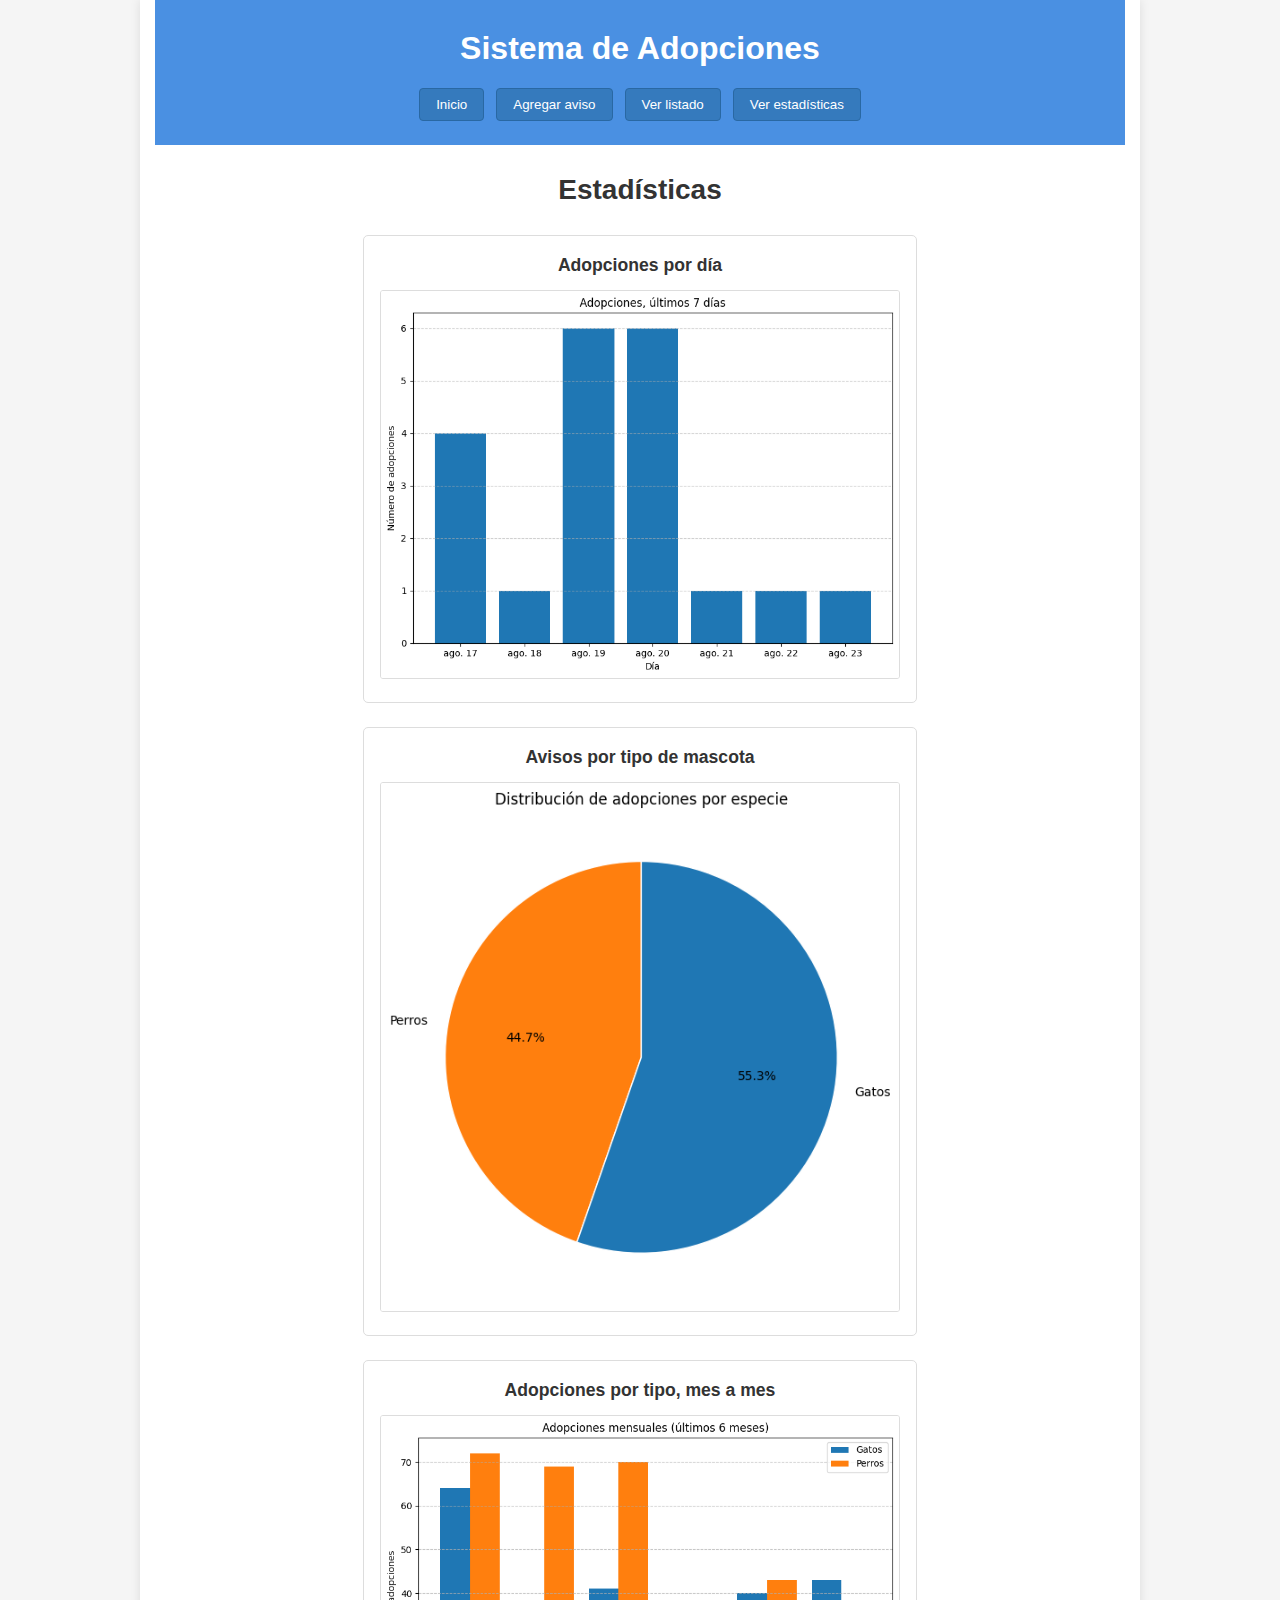
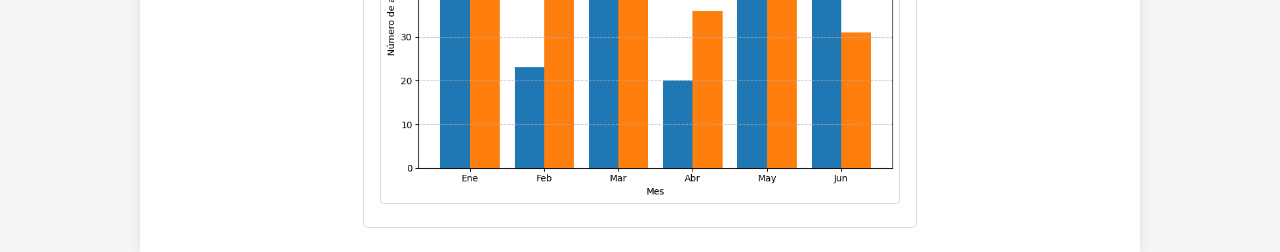
<file: cc5002/tarea1/statistics.html>
<!DOCTYPE html>
<html lang="es">

<head>
    <meta charset="utf-8">
    <title>Sistema de Adopciones | Estadísticas</title>
    <link rel="stylesheet" href="style/style.css">
</head>

<body>
    <div class="container">
        <!-- Header -->
        <header class="site-header">
            <h1 class="site-title">Sistema de Adopciones</h1>
            
            <nav class="main-nav">
                <button type="button" class="nav-btn" id="btn-nav-inicio">Inicio</button>
                <button type="button" class="nav-btn" id="btn-nav-addpost">Agregar aviso</button>
                <button type="button" class="nav-btn" id="btn-nav-listings">Ver listado</button>
                <button type="button" class="nav-btn" id="btn-nav-statistics">Ver estadísticas</button>
            </nav>
        </header>

        <!-- Contents -->
        <main class="main-content">
            <h2 class="section-title">Estadísticas</h2>

            <div class="statistics-grid">
                <div class="stat-item">
                    <h3 class="stat-title">Adopciones por día</h3>
                    <img class="stat-image" src="images/statistics/adoptions_per_day.png" alt="Gráfico de barras: adopciones por día.">
                </div>
                
                <div class="stat-item">
                    <h3 class="stat-title">Avisos por tipo de mascota</h3>
                    <img class="stat-image" src="images/statistics/adoptions_pie.png" alt="Gráfico de torta: adopciones de gatos vs. perros">
                </div>
                
                <div class="stat-item">
                    <h3 class="stat-title">Adopciones por tipo, mes a mes</h3>
                    <img class="stat-image" src="images/statistics/adoptions_monthly_per_type.png" alt="Gráfico de barras: adopciones por mes, por tipo.">
                </div>            
            </div>
        </main>
    </div>

    <!-- Scripts -->
    <script src="scripts/navigation.js"></script>
</body>

</html>
</file>
<file: web-coursetracker/styles.css>
body {
    background-color: #181818;
    color: #F5F5F5;
    font-family: Verdana, Geneva, Tahoma, sans-serif;

    display: flex;
    justify-content: center;
}

main {
    width: 60%;
    /* height: 100%; */

    display: flex;
    flex-direction: column;
    justify-content: flex-start;
    align-items: stretch;
}

.course-container {
    border: 1px solid #F5F5F5;
    max-width: 100%;

    padding: 0.5em;
    margin: 5px;

    display: flex;
    flex-direction: column;

    justify-content: flex-end;
    align-items: center;
}

.course-info {
    margin: 5px;
}

.course-progress {
    width: 100%;
    
    display: flex;
    flex-direction: column;
}

.lectures-progress {
    width: 100%;

    display: flex;
    flex-direction: row;
    justify-content: center;
    align-items: stretch;
}

.work-progress {
    display: flex;
    flex-direction: row;
    justify-content: center;
}

.course-block {
    min-width: 10px;
    height: 0.75em;
    border: 1px solid rgb(78, 42, 42);
    background-color: rgb(37, 37, 37);
    /* border-style: dashed; */

    flex-grow: 1;
}

.course-block-done {
    border: 1px solid rgb(182, 0, 0);
    background-color: rgb(110, 0, 0);
    
}

.work-block {
    min-width: 10px;
    height: 0.75em;
    border: 1px solid rgb(102, 61, 129);
    background-color: rgb(37, 37, 37);

    flex-grow: 1;
}

.work-block-done {
    border: 1px solid rgb(109, 0, 182);
    background-color: rgb(57, 0, 110);
}

.work-block:hover, .course-block:hover{
    opacity: 0.66;
    border-style: double;
}

.course-block-start {
    border-radius: 0.5em 0 0 0;
}

.course-block-end {
    border-radius: 0 0.5em 0 0;
}


.work-block-start {
    border-radius: 0 0 0 0.5em;
}

.work-block-end {
    border-radius: 0 0 0.5em 0;
}
</file>
<file: cypher_setups/common/style.css>
:root {
	font-size: 0.75vw;
}

body {
	background-color: #161a26;
}

.header {
	font-family: 'Anton', sans-serif;
	color: #ff4654;
	text-align: center;
}

.mapName {
	font-size: 15em;
	margin-top: 1%;
	margin-bottom: 0;
	line-height: 80%;
}

.mapsideName {
	font-size: 4em;
	margin-top: 0;
	margin-bottom: 1%;
}

.tacticsContainer {
	margin-left: 0.5%;
	margin-right: 0.5%;
}

.tactic {
	display: flex-inline;
	justify-content: center;
	/*text-align: center;*/
}

.tacticName {
	font-family: 'Anton', sans-serif;
	color: #ff4654;
	font-size: 2em;
	margin-bottom: 0px;
}

.tacticDescription {
	font-family: 'Roboto', sans-serif;
	color: #ece8e1;
	margin-top: 0px;
}

.tacticPiece {
	margin-top: 0.5%;
	margin-bottom: 0.5%;
	padding-bottom: 0.5%;
}

.tacticPieceName {
	font-family: 'Anton', sans-serif;
	color: #ff4654;
	font-size: 1.25em;
	margin-bottom: 0px;
}

.tacticPieceContent {
	border: 1px solid #ff4654;	
	padding: 0.5%;
}

.tacticPieceDescription {
	font-family: 'Roboto', sans-serif;
	color: #ece8e1;
	margin-top: 0px;
	margin-left: 0.25em;
}

.tacticSubpiece {
	display: inline-flex;
	flex-wrap: wrap;
	justify-content: center;
	gap: 0.5%;
}

.elementContent {
	border: 1px solid #80232a;
	/*margin-right: 0.5%;*/
}

.elementContent + .elementContent {
	margin-left: 0.1%;
}

.tacticSubpiece + .tacticSubpiece {
	margin-top: 0.5%;
}

hr.tacticSeparator {
	border: 0.5em dashed #ff4654;
	margin-top: 1%;
	width: 90%;
}
</file>
<file: cc5002/tarea1/style/style.css>
/* Reset and Base Styles */
* {
    margin: 0;
    padding: 0;
    box-sizing: border-box;
}

body {
    font-family: Arial, sans-serif;
    line-height: 1.5;
    color: #333;
    background-color: #f5f5f5;
}


/* Layout Components */
.container {
    max-width: 1000px;
    margin: 0 auto;
    padding: 0 15px;
    background-color: #fff;
    min-height: 100vh;
    box-shadow: 0 0 10px rgba(0, 0, 0, 0.1);
}


/* Header and Navigation */
.site-header {
    background-color: #4a90e2;
    color: white;
    padding: 1.5rem 0;
    text-align: center;
    margin-bottom: 1.5rem;
}

.site-title {
    font-size: 2rem;
    font-weight: bold;
    margin-bottom: 1rem;
}

.main-nav {
    display: flex;
    justify-content: center;
    gap: 0.75rem;
    flex-wrap: wrap;
}

.nav-btn {
    background-color: #357abd;
    color: white;
    border: 1px solid #2968a3;
    padding: 0.5rem 1rem;
    border-radius: 4px;
    cursor: pointer;
    font-weight: normal;
    transition: background-color 0.2s ease;
}

.nav-btn:hover {
    background-color: #2968a3;
}


/* Main Content */
.main-content {
    padding: 0 1.5rem 1.5rem;
}

.section-title {
    font-size: 1.75rem;
    color: #333;
    margin-bottom: 1.5rem;
    text-align: center;
    font-weight: bold;
}

.section-heading {
    font-size: 1.25rem;
    color: #333;
    margin-bottom: 1rem;
    font-weight: bold;
    border-bottom: 1px solid #ddd;
    padding-bottom: 0.5rem;
}

.section-subheading {
    font-size: 1rem;
    color: #555;
    margin-bottom: 0.75rem;
    font-weight: bold;
}


/* Welcome Section (Index) */
.welcome-section {
    text-align: center;
    margin-bottom: 1rem;
    padding: 0.5rem;
    background-color: #e3f2fd;
    border-radius: 5px;
    border: 1px solid #bbdefb;
}

.welcome-text {
    font-size: 1rem;
    font-weight: normal;
    color: #1976d2;
}


/* Tables */
.data-table {
    width: 100%;
    border-collapse: collapse;
    border: 1px solid #ddd;
    margin-bottom: 1.5rem;
}

.table-header {
    background-color: #4a90e2;
    color: white;
    padding: 0.75rem;
    text-align: center;
    font-weight: bold;
    border-bottom: 1px solid #ddd;
}

.table-row {
    border-bottom: 1px solid #eee;
    transition: background-color 0.2s ease;
}

.table-row:hover {
    background-color: #f9f9f9;
}

/* Clickable table rows (listings page) */
.listings-table .table-row {
    cursor: pointer;
}

/* Non-clickable table rows (index page) */
.recent-posts-table .table-row {
    cursor: default;
}

.table-cell {
    padding: 0.75rem;
    vertical-align: top;
}

.date-cell {
    font-family: 'Courier New', monospace;
    font-size: 0.9rem;
    color: #666;
}

.pet-info {
    font-size: 0.9rem;
}

.pet-quantity, .pet-type, .pet-age {
    margin-bottom: 0.25rem;
}

.pet-type {
    font-weight: bold;
    color: #4a90e2;
}

.contact-info {
    font-size: 0.9rem;
}

.contact-name {
    font-weight: bold;
    margin-bottom: 0.5rem;
    color: #333;
}

.contact-method {
    display: flex;
    gap: 0.5rem;
    margin-bottom: 0.25rem;
}

.contact-type {
    font-weight: bold;
    color: #666;
}

.contact-value {
    color: #4a90e2;
}

.photo-cell {
    text-align: center;
}

.pet-photo {
    width: 150px;
    height: 100px;
    object-fit: cover;
    border-radius: 4px;
    border: 1px solid #ddd;
}

.photo-count {
    text-align: center;
    font-weight: bold;
    color: #4a90e2;
}

/* Forms */
.adoption-form {
    border-radius: 5px;
    padding: 1.5rem;
    border: 1px solid #ddd;
}

.form-section {
    border: 1px solid #ddd;
    border-radius: 5px;
    padding: 1rem;
    margin-bottom: 1.5rem;
    background-color: #fafafa;
}

.form-section legend {
    padding: 0.25rem 0.75rem;
    border: 1px solid #ddd;
    border-radius: 3px;
    font-weight: bold;
    color: #333;
}

.form-row {
    margin-bottom: 1rem;
    display: flex;
    flex-direction: column;
}

.age-row {
    display: flex;
    flex-direction: row;
    gap: 0.75rem;
    align-items: end;
}

.form-label {
    display: block;
    margin-bottom: 0.25rem;
    font-weight: bold;
    color: #333;
}

.form-input {
    padding: 0.5rem;
    border: 1px solid #ccc;
    border-radius: 3px;
    font-size: 1rem;
    transition: border-color 0.2s ease;
}

.form-input:focus {
    outline: none;
    border-color: #4a90e2;
}

.form-input:disabled {
    background-color: #f0f0f0;
    color: #999;
}

/* Contact Methods */
.contact-methods-container {
    display: flex;
    flex-direction: column;
    gap: 0.75rem;
}

.contact-method-row {
    display: flex;
    gap: 0.75rem;
    align-items: end;
    padding: 0.75rem;
    border-radius: 3px;
    border: 1px solid #ddd;
}

.contact-method-controls {
    display: flex;
    gap: 0.5rem;
    align-self: center;
}

/* Photo Upload */
.photos-section {
    margin-top: 1rem;
}

.photos-container {
    display: flex;
    flex-direction: column;
    gap: 0.75rem;
}

.photo-row {
    display: flex;
    gap: 0.75rem;
    align-items: end;
    padding: 0.75rem;
    border-radius: 3px;
    border: 1px solid #ddd;
}

.photo-row .btn {
    align-self: center;
}

.photo-input {
    flex: 1;
}

/* Form Errors */
.form-error-indicator {
    border: 1px solid #f44336;
    background: #ffebee;

}


/* Form Messages */
.form-messages {
    margin: 1.5rem 0;
}

.error-message {
    background-color: #ffebee;
    color: #c62828;
    padding: 0.75rem;
    border-radius: 3px;
    border-left: 3px solid #f44336;
    margin-bottom: 1rem;
}

.success-message {
    background-color: #e8f5e8;
    color: #2e7d32;
    padding: 0.75rem;
    border-radius: 3px;
    border-left: 3px solid #4caf50;
    margin-bottom: 1rem;
}

.form-actions {
    display: flex;
    gap: 0.75rem;
    justify-content: center;
    flex-wrap: wrap;
}


/* Buttons */
.btn {
    padding: 0.5rem 1rem;
    border: 1px solid #ccc;
    border-radius: 3px;
    cursor: pointer;
    font-weight: normal;
    font-size: 1rem;
    transition: background-color 0.2s ease;
    text-decoration: none;
    display: inline-block;
    text-align: center;
}

.btn-primary {
    background-color: #4a90e2;
    color: white;
    border-color: #357abd;
}

.btn-primary:hover {
    background-color: #357abd;
}

.btn-secondary {
    background-color: #f5f5f5;
    color: #333;
    border-color: #ccc;
}

.btn-secondary:hover {
    background-color: #e0e0e0;
}

.btn-small {
    padding: 0.25rem 0.75rem;
    font-size: 0.9rem;
}

.btn-add {
    background-color: #357abd;
    color: white;
    border-color: #28639e;
}

.btn-add:hover {
    background-color: rgb(60, 148, 236);
}

.btn-remove {
    background-color: #5f5f5f;
    color: white;
    border-color: #414141;
}

.btn-remove:hover {
    background-color: #919191;
}


/* Post Detail Page */
.post-container {
    border-radius: 5px;
    padding: 1.5rem;
    border: 1px solid #ddd;
}

.post-section {
    margin-bottom: 1.5rem;
    padding: 1rem;
    background-color: #fafafa;
    border-radius: 3px;
    border-left: 3px solid #4a90e2;
}

.post-photos-section {
    margin-bottom: 1.5rem;
}

.photos-grid {
    display: grid;
    grid-template-columns: repeat(auto-fit, minmax(180px, 1fr));
    gap: 0.75rem;
    margin-top: 0.75rem;
}

.post-photo {
    width: 100%;
    height: 150px;
    object-fit: cover;
    border-radius: 3px;
    border: 1px solid #ddd;
    transition: transform 0.2s ease;
}

.photo-thumbnail {
    cursor: pointer;
}

.photo-thumbnail:hover {
    transform: scale(1.02);
}

.detail-row {
    display: flex;
    margin-bottom: 0.5rem;
    padding: 0.25rem 0;
    border-bottom: 1px solid #eee;
}

.detail-label {
    font-weight: bold;
    color: #333;
    min-width: 100px;
    margin-right: 0.75rem;
}

.detail-value {
    color: #666;
    flex: 1;
}

.description-content {
    padding: 1rem;
    border-radius: 3px;
    border: 1px solid #ddd;
}

.description-text {
    line-height: 1.6;
    color: #555;
    font-size: 1rem;
}

.contact-methods-title {
    font-size: 1rem;
    font-weight: bold;
    color: #333;
    margin: 0.75rem 0 0.5rem 0;
}

.contact-method-item {
    display: flex;
    gap: 0.5rem;
    margin-bottom: 0.25rem;
    padding: 0.25rem;
    border-radius: 3px;
}

.contact-method-type {
    font-weight: bold;
    color: #666;
}

.contact-method-value {
    color: #4a90e2;
}

.post-actions {
    display: flex;
    gap: 0.75rem;
    justify-content: center;
    margin-top: 1.5rem;
    flex-wrap: wrap;
}


/* Statistics Page */
.statistics-grid {
    display: grid;
    grid-template-columns: 1fr;
    gap: 1.5rem;
    margin-top: 1.5rem;
}

.stat-item {
    background-color: white;
    border-radius: 5px;
    padding: 1rem;
    border: 1px solid #ddd;
    text-align: center;
    transition: transform 0.2s ease;
    max-width: 60%;
    margin: 0 auto;
}

.stat-item:hover {
    transform: scale(1.25);
}

.stat-title {
    font-size: 1.1rem;
    font-weight: bold;
    color: #333;
    margin-bottom: 0.75rem;
}

.stat-image {
    width: 100%;
    height: auto;
    border-radius: 3px;
    border: 1px solid #ddd;
}


/* Modals */
.modal {
    position: fixed;
    top: 0;
    left: 0;
    width: 100%;
    height: 100%;
    background-color: rgba(0, 0, 0, 0.8);
    display: flex;
    justify-content: center;
    align-items: center;
    z-index: 1000;
}

.modal-overlay {
    position: absolute;
    top: 0;
    left: 0;
    width: 100%;
    height: 100%;
    cursor: pointer;
}

.modal-content {
    background-color: rgb(0, 0, 0, 0.6);
    border-radius: 5px;
    padding: 1.5rem;
    max-width: 450px;
    width: 90%;
    position: relative;
    border: 1px solid black;
}

.modal-header {
    display: flex;
    justify-content: flex-end;
    margin-bottom: 0.75rem;
}

.modal-close-text {
    color: #cccccc;
    cursor: pointer;
    font-weight: bold;
    padding: 0.25rem;
    border-radius: 3px;
    transition: color 0.2s ease;
}

.modal-close-text:hover {
    /* background-color: #f0f0f0; */
    color: white;
}

.modal-text {
    font-size: 1rem;
    color: #333;
    margin-bottom: 1rem;
    text-align: center;
    line-height: 1.5;
}

.modal-actions {
    display: flex;
    gap: 0.75rem;
    justify-content: center;
    flex-wrap: nowrap;
    align-items: center;
}


/* Image Modal Specific */
.image-modal-content {
    max-width: 85%;
    max-height: 85%;
    padding: 0.75rem;
}

.image-modal-body {
    text-align: center;
}

.modal-image {
    width: 800px;
    /* max-width: 100%; */
    max-height: 600px;
    width: auto;
    height: auto;
    border-radius: 3px;
    border: 1px solid #333;
}


/* Utility Classes */
[hidden] {
    display: none !important;
}

.text-center {
    text-align: center;
}

.text-left {
    text-align: left;
}

.text-right {
    text-align: right;
}
</file>
